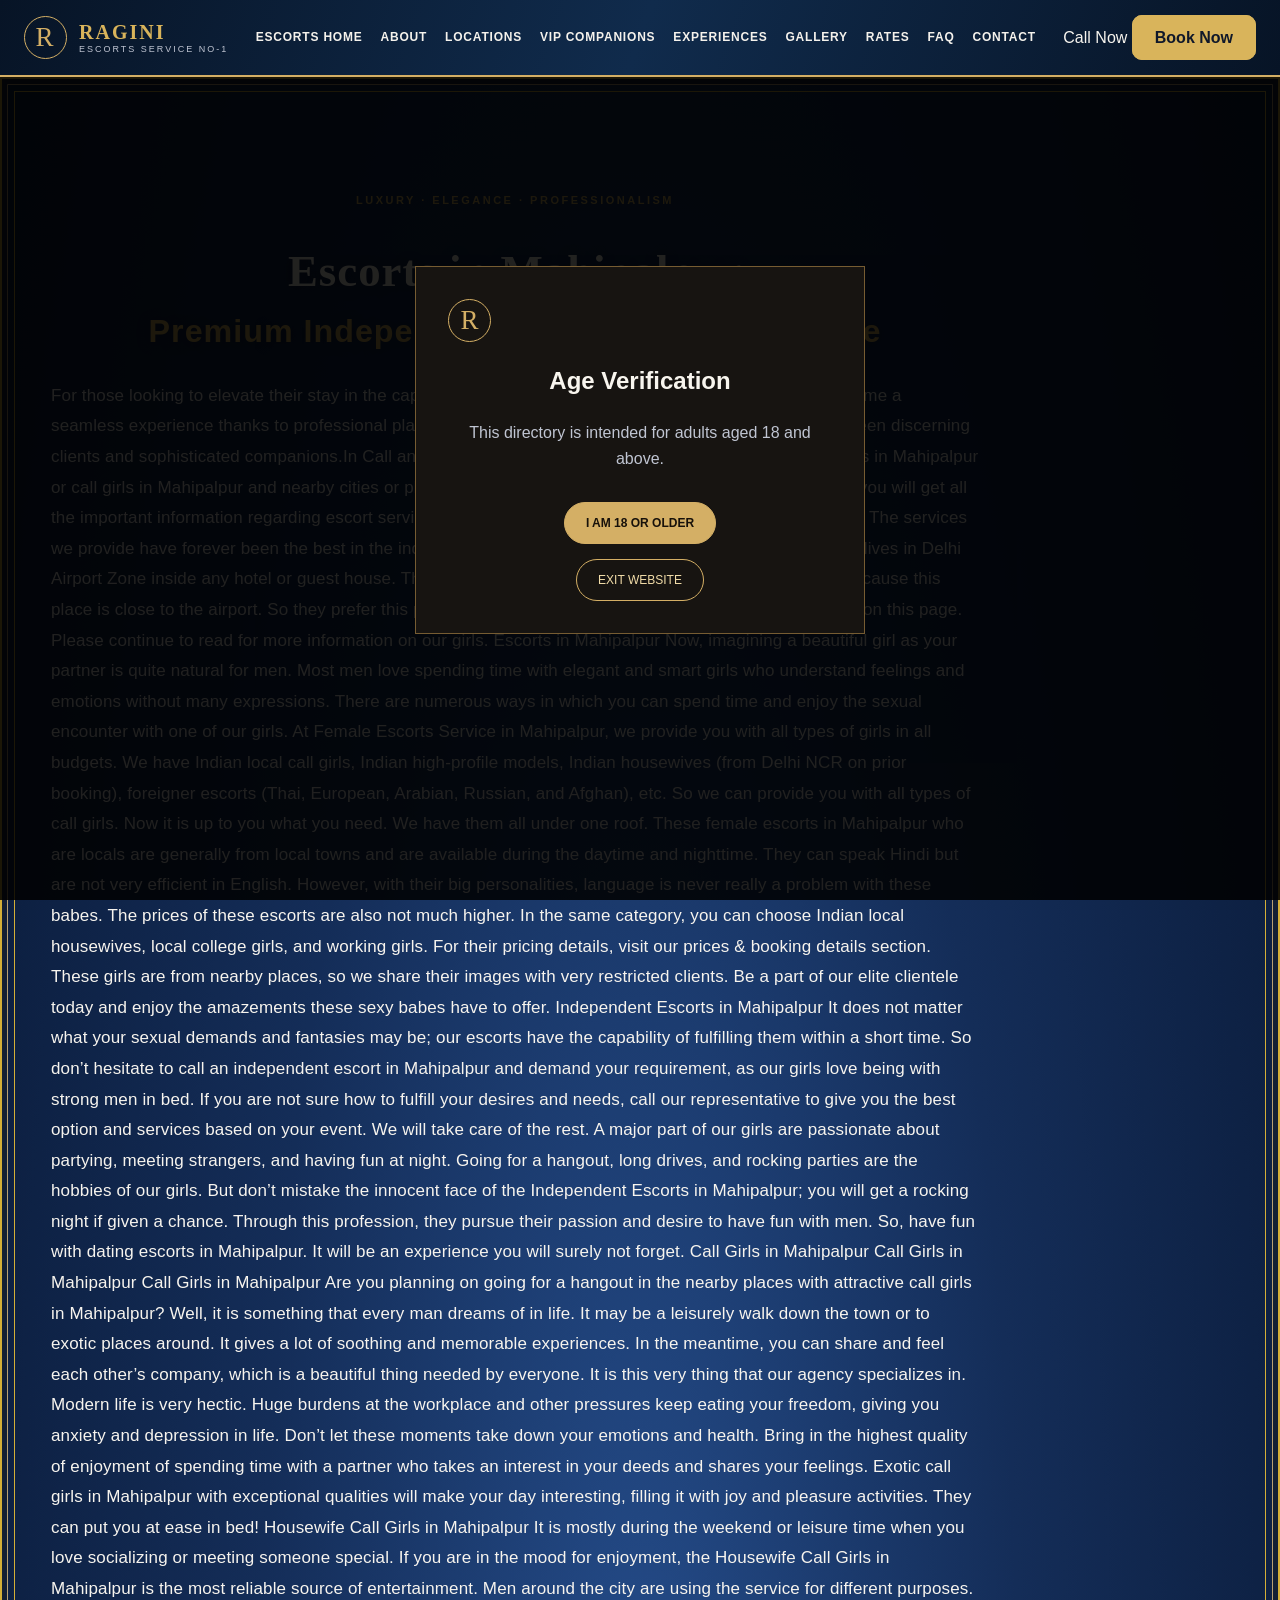
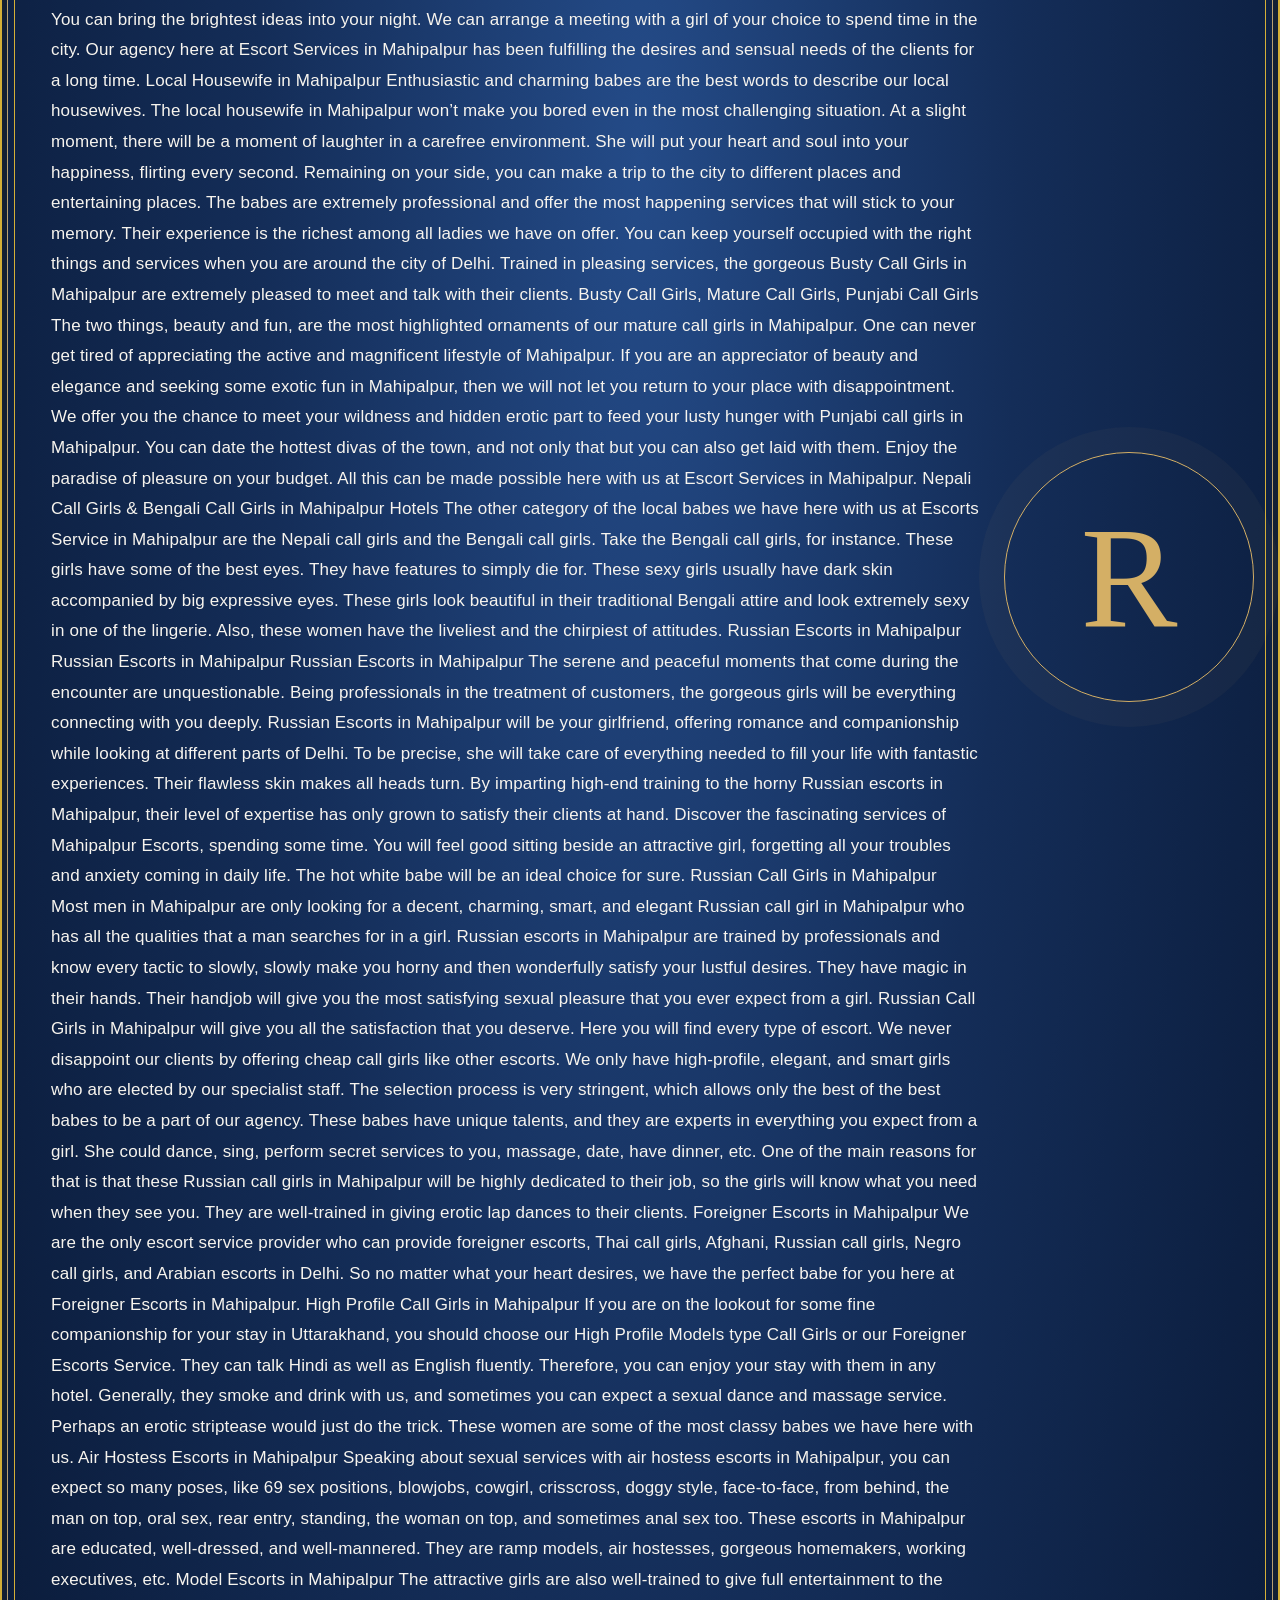
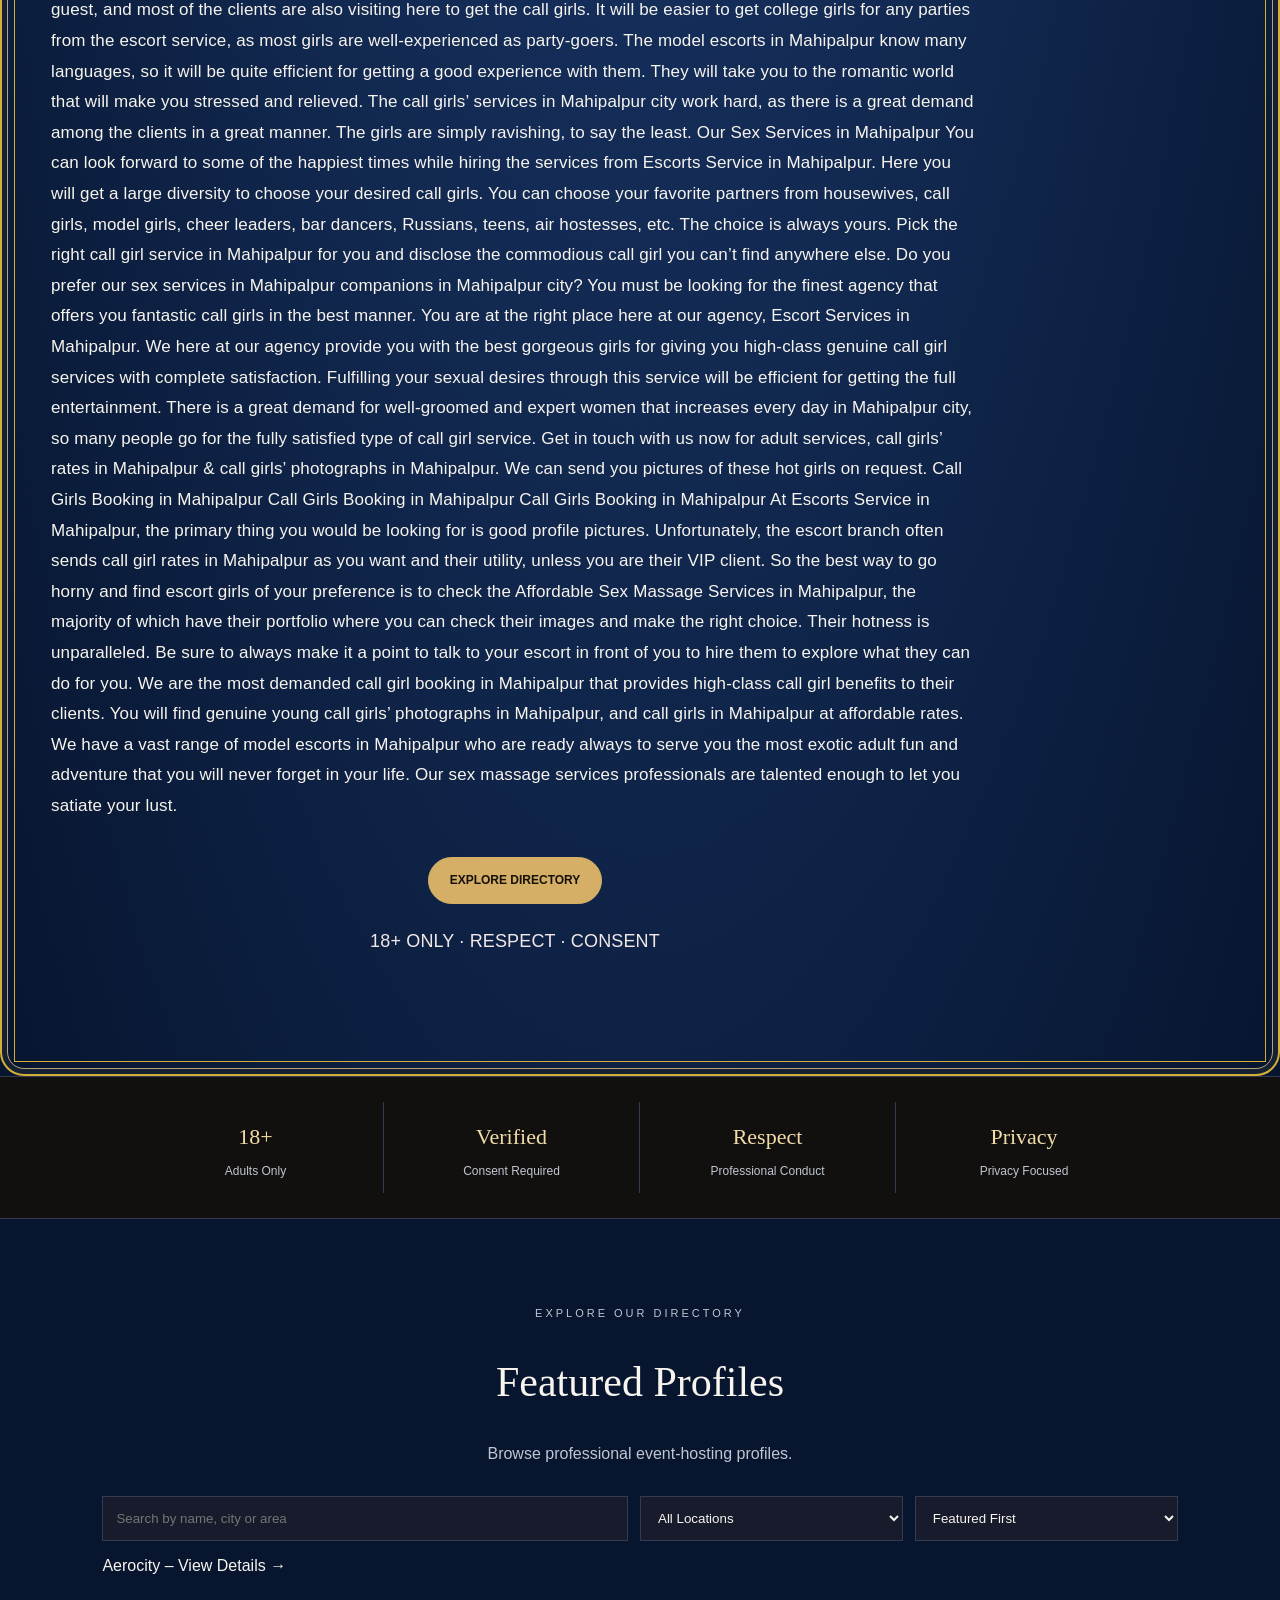
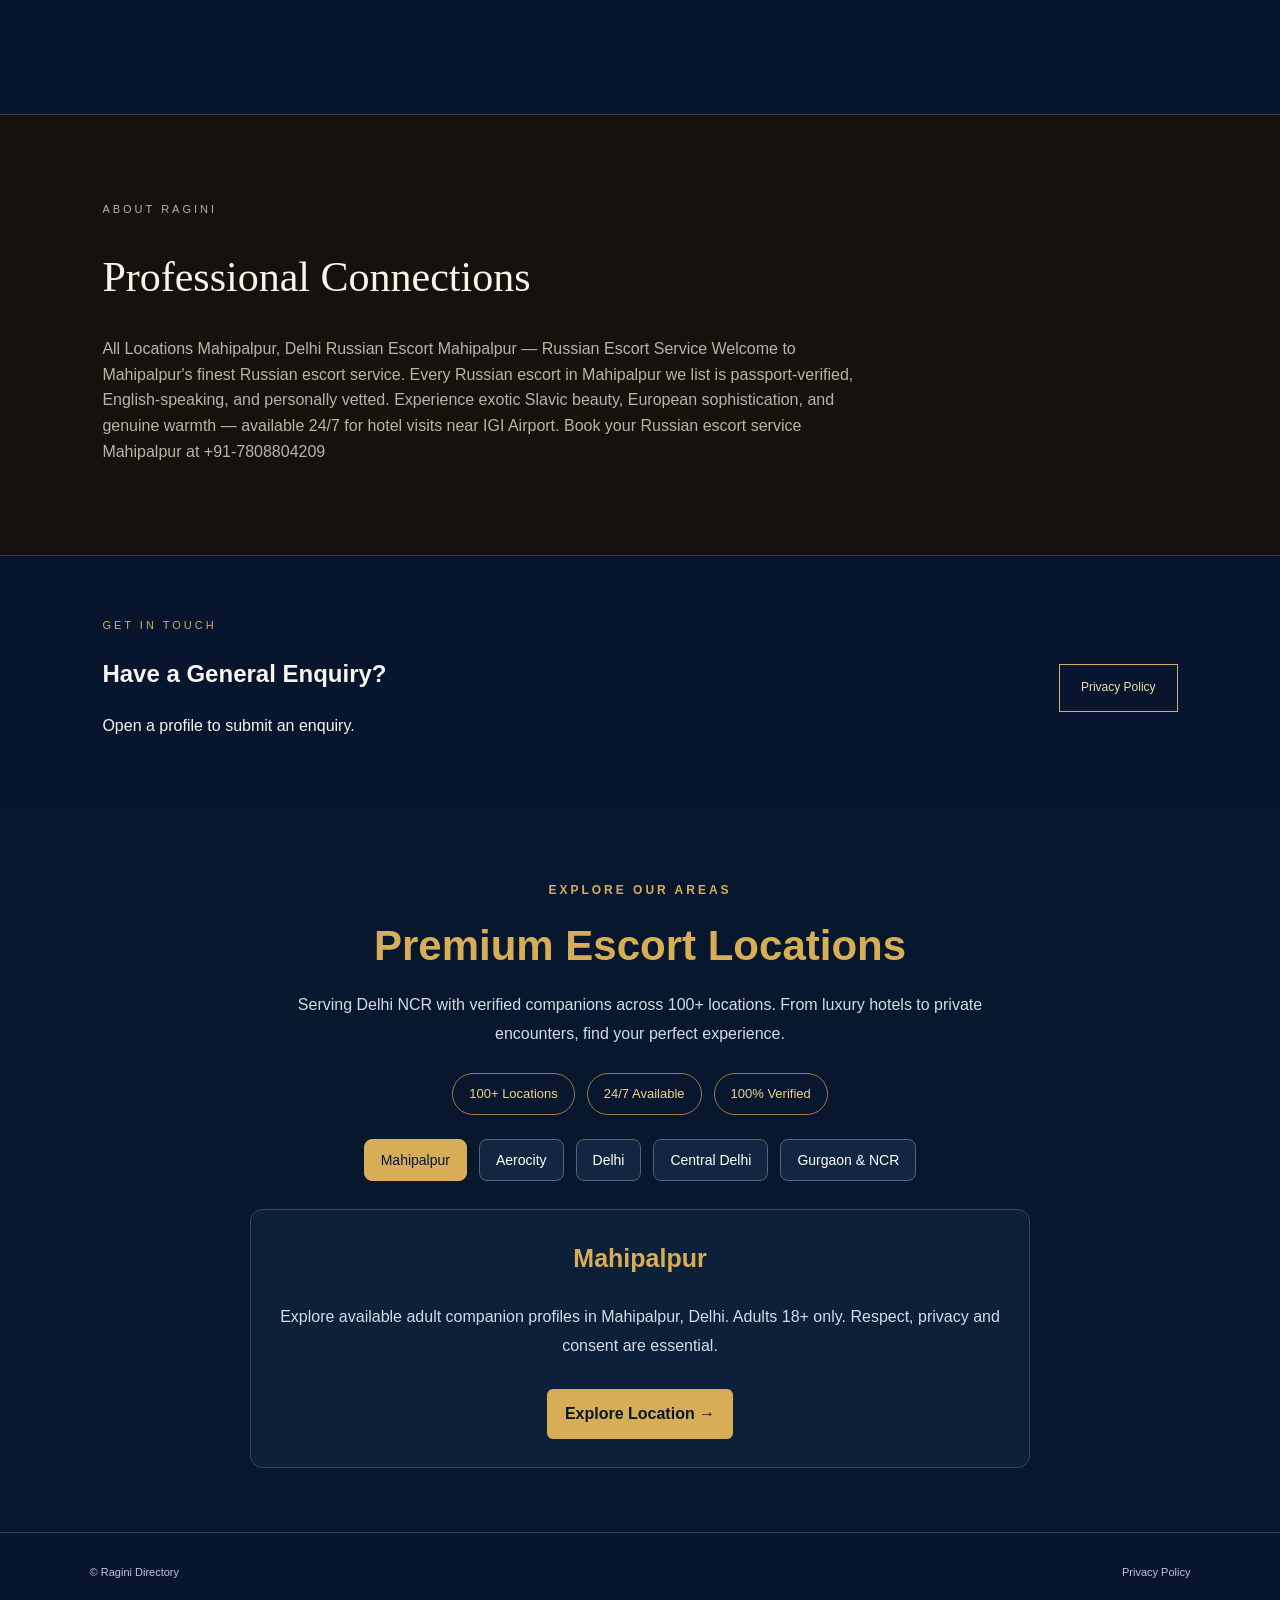
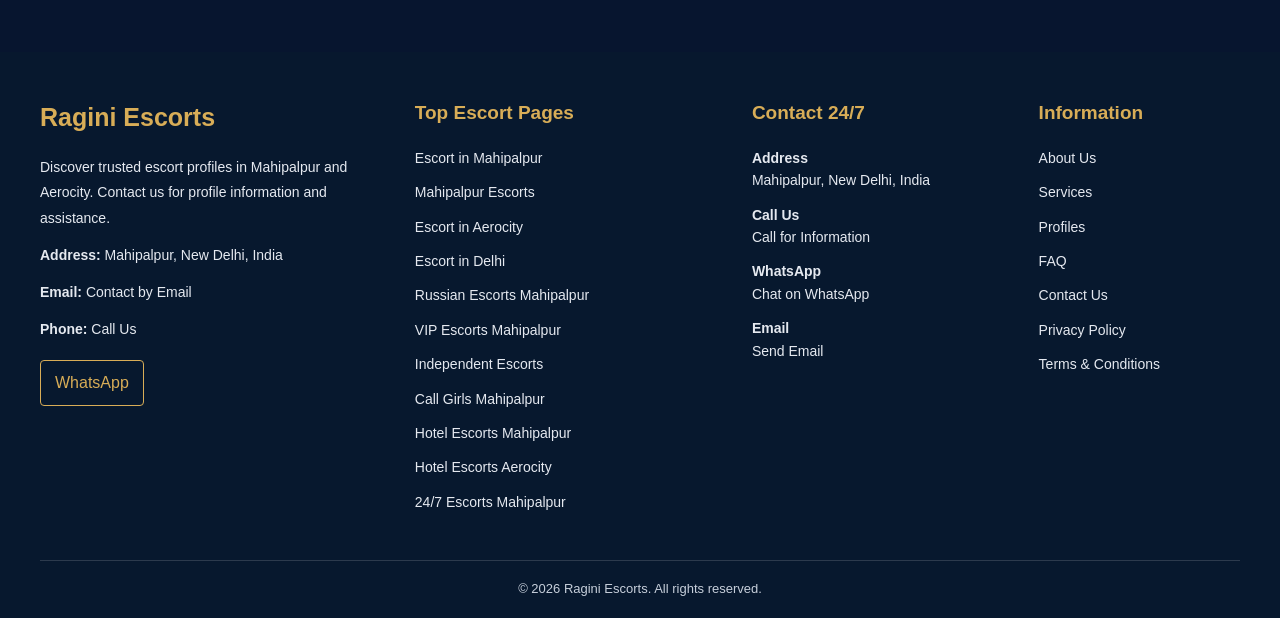
<file: index.html>
<!DOCTYPE html>
<html lang="en">
<head>
<meta charset="UTF-8">
<meta name="viewport" content="width=device-width, initial-scale=1">
<meta name=Escorts in Mahipalpur | Premium Independent Model Escorts Service"description" content="">
<title>Ragini Escorts Service</title>
<link rel="stylesheet" href="styles.css">
</head>
<body>

<header class="header">
  <a href="index.html" class="brand">
    <span class="brand-logo">R</span>
    <span>RAGINI<small>ESCORTS SERVICE NO-1</small></span>
  </a>
  <button
  class="menu-toggle"
  id="menuToggle"
  aria-label="Open navigation menu"
  aria-expanded="false"
  aria-controls="mainNav"
  type="button"
>
  ☰
</button>

<nav id="mainNav">
  <a href="#home">ESCORTS HOME</a>
  <a href="about.html">ABOUT</a>
  <a href="#locations">LOCATIONS</a>
  <a href="vip-companions.html">VIP COMPANIONS</a>
  <a href="#experiences">EXPERIENCES</a>
  <a href="#gallery">GALLERY</a>
  <a href="rate-card.html">RATES</a>
  <a href="#faq">FAQ</a>
  <a href="#contact">CONTACT</a>
</nav>
  <div class="header-actions">
  <a href="tel:+917808804209" class="header-call">Call Now</a>
  <a href="#contact" class="header-book">Book Now</a>
</div>
</header>

<section class="hero hero-slideshow" id="home">
 <div class="hero-slide active"></div>
<div class="hero-slide"></div>
<div class="hero-slide"></div>
<div class="hero-slide"></div>
  <div class="hero-content">
    <p class="gold-text">LUXURY · ELEGANCE · PROFESSIONALISM</p>
    <h1>Escorts in Mahipalpur<br><span>Premium Independent Model Escorts Service</span></h1>
    <p>
      For those looking to elevate their stay in the capital, finding the right escorts in Mahipalpur, Delhi has become a seamless experience thanks to professional platforms like RAGINI ESCORTS, which bridge the gap between discerning clients and sophisticated companions.In Call and Out Call
Here at Escorts Agency, we offer escort services in Mahipalpur or call girls in Mahipalpur and nearby cities or places like Gurgaon, Aerocity, Delhi, etc. On this webpage, you will get all the important information regarding escort services in Mahipalpur. Come join us and be a part of our team. The services we provide have forever been the best in the industry.

At our agency the independent Russian companion lives in Delhi Airport Zone inside any hotel or guest house. They work for In-Call & Out-Call service in this place only because this place is close to the airport. So they prefer this place only and provide many kinds of erotic service added on this page. Please continue to read for more information on our girls.

Escorts in Mahipalpur
Now, imagining a beautiful girl as your partner is quite natural for men. Most men love spending time with elegant and smart girls who understand feelings and emotions without many expressions. There are numerous ways in which you can spend time and enjoy the sexual encounter with one of our girls.

At Female Escorts Service in Mahipalpur, we provide you with all types of girls in all budgets. We have Indian local call girls, Indian high-profile models, Indian housewives (from Delhi NCR on prior booking), foreigner escorts (Thai, European, Arabian, Russian, and Afghan), etc. So we can provide you with all types of call girls. Now it is up to you what you need. We have them all under one roof.
These female escorts in Mahipalpur who are locals are generally from local towns and are available during the daytime and nighttime. They can speak Hindi but are not very efficient in English. However, with their big personalities, language is never really a problem with these babes.

The prices of these escorts are also not much higher. In the same category, you can choose Indian local housewives, local college girls, and working girls. For their pricing details, visit our prices & booking details section. These girls are from nearby places, so we share their images with very restricted clients. Be a part of our elite clientele today and enjoy the amazements these sexy babes have to offer.

Independent Escorts in Mahipalpur
It does not matter what your sexual demands and fantasies may be; our escorts have the capability of fulfilling them within a short time. So don’t hesitate to call an independent escort in Mahipalpur and demand your requirement, as our girls love being with strong men in bed. If you are not sure how to fulfill your desires and needs, call our representative to give you the best option and services based on your event. We will take care of the rest.

A major part of our girls are passionate about partying, meeting strangers, and having fun at night. Going for a hangout, long drives, and rocking parties are the hobbies of our girls. But don’t mistake the innocent face of the Independent Escorts in Mahipalpur; you will get a rocking night if given a chance. Through this profession, they pursue their passion and desire to have fun with men. So, have fun with dating escorts in Mahipalpur. It will be an experience you will surely not forget.

Call Girls in Mahipalpur
Call Girls in Mahipalpur
Call Girls in Mahipalpur
Are you planning on going for a hangout in the nearby places with attractive call girls in Mahipalpur? Well, it is something that every man dreams of in life. It may be a leisurely walk down the town or to exotic places around. It gives a lot of soothing and memorable experiences. In the meantime, you can share and feel each other’s company, which is a beautiful thing needed by everyone. It is this very thing that our agency specializes in.

Modern life is very hectic. Huge burdens at the workplace and other pressures keep eating your freedom, giving you anxiety and depression in life. Don’t let these moments take down your emotions and health. Bring in the highest quality of enjoyment of spending time with a partner who takes an interest in your deeds and shares your feelings. Exotic call girls in Mahipalpur with exceptional qualities will make your day interesting, filling it with joy and pleasure activities. They can put you at ease in bed!

Housewife Call Girls in Mahipalpur
It is mostly during the weekend or leisure time when you love socializing or meeting someone special. If you are in the mood for enjoyment, the Housewife Call Girls in Mahipalpur is the most reliable source of entertainment.

Men around the city are using the service for different purposes. You can bring the brightest ideas into your night. We can arrange a meeting with a girl of your choice to spend time in the city. Our agency here at Escort Services in Mahipalpur has been fulfilling the desires and sensual needs of the clients for a long time.

Local Housewife in Mahipalpur
Enthusiastic and charming babes are the best words to describe our local housewives. The local housewife in Mahipalpur won’t make you bored even in the most challenging situation. At a slight moment, there will be a moment of laughter in a carefree environment.

She will put your heart and soul into your happiness, flirting every second. Remaining on your side, you can make a trip to the city to different places and entertaining places. The babes are extremely professional and offer the most happening services that will stick to your memory. Their experience is the richest among all ladies we have on offer.

You can keep yourself occupied with the right things and services when you are around the city of Delhi. Trained in pleasing services, the gorgeous Busty Call Girls in Mahipalpur are extremely pleased to meet and talk with their clients.

Busty Call Girls, Mature Call Girls, Punjabi Call Girls
The two things, beauty and fun, are the most highlighted ornaments of our mature call girls in Mahipalpur. One can never get tired of appreciating the active and magnificent lifestyle of Mahipalpur. If you are an appreciator of beauty and elegance and seeking some exotic fun in Mahipalpur, then we will not let you return to your place with disappointment.

We offer you the chance to meet your wildness and hidden erotic part to feed your lusty hunger with Punjabi call girls in Mahipalpur. You can date the hottest divas of the town, and not only that but you can also get laid with them. Enjoy the paradise of pleasure on your budget. All this can be made possible here with us at Escort Services in Mahipalpur.

Nepali Call Girls & Bengali Call Girls in Mahipalpur Hotels
The other category of the local babes we have here with us at Escorts Service in Mahipalpur are the Nepali call girls and the Bengali call girls. Take the Bengali call girls, for instance. These girls have some of the best eyes. They have features to simply die for. These sexy girls usually have dark skin accompanied by big expressive eyes. These girls look beautiful in their traditional Bengali attire and look extremely sexy in one of the lingerie. Also, these women have the liveliest and the chirpiest of attitudes.

Russian Escorts in Mahipalpur
Russian Escorts in Mahipalpur
Russian Escorts in Mahipalpur
The serene and peaceful moments that come during the encounter are unquestionable. Being professionals in the treatment of customers, the gorgeous girls will be everything connecting with you deeply.

Russian Escorts in Mahipalpur will be your girlfriend, offering romance and companionship while looking at different parts of Delhi. To be precise, she will take care of everything needed to fill your life with fantastic experiences. Their flawless skin makes all heads turn.

By imparting high-end training to the horny Russian escorts in Mahipalpur, their level of expertise has only grown to satisfy their clients at hand. Discover the fascinating services of Mahipalpur Escorts, spending some time. You will feel good sitting beside an attractive girl, forgetting all your troubles and anxiety coming in daily life. The hot white babe will be an ideal choice for sure.

Russian Call Girls in Mahipalpur
Most men in Mahipalpur are only looking for a decent, charming, smart, and elegant Russian call girl in Mahipalpur who has all the qualities that a man searches for in a girl. Russian escorts in Mahipalpur are trained by professionals and know every tactic to slowly, slowly make you horny and then wonderfully satisfy your lustful desires.

They have magic in their hands. Their handjob will give you the most satisfying sexual pleasure that you ever expect from a girl. Russian Call Girls in Mahipalpur will give you all the satisfaction that you deserve. Here you will find every type of escort. We never disappoint our clients by offering cheap call girls like other escorts.

We only have high-profile, elegant, and smart girls who are elected by our specialist staff. The selection process is very stringent, which allows only the best of the best babes to be a part of our agency.

These babes have unique talents, and they are experts in everything you expect from a girl. She could dance, sing, perform secret services to you, massage, date, have dinner, etc. One of the main reasons for that is that these Russian call girls in Mahipalpur will be highly dedicated to their job, so the girls will know what you need when they see you. They are well-trained in giving erotic lap dances to their clients.

Foreigner Escorts in Mahipalpur
We are the only escort service provider who can provide foreigner escorts, Thai call girls, Afghani, Russian call girls, Negro call girls, and Arabian escorts in Delhi. So no matter what your heart desires, we have the perfect babe for you here at Foreigner Escorts in Mahipalpur.

High Profile Call Girls in Mahipalpur
If you are on the lookout for some fine companionship for your stay in Uttarakhand, you should choose our High Profile Models type Call Girls or our Foreigner Escorts Service. They can talk Hindi as well as English fluently. Therefore, you can enjoy your stay with them in any hotel. Generally, they smoke and drink with us, and sometimes you can expect a sexual dance and massage service. Perhaps an erotic striptease would just do the trick. These women are some of the most classy babes we have here with us.

Air Hostess Escorts in Mahipalpur
Speaking about sexual services with air hostess escorts in Mahipalpur, you can expect so many poses, like 69 sex positions, blowjobs, cowgirl, crisscross, doggy style, face-to-face, from behind, the man on top, oral sex, rear entry, standing, the woman on top, and sometimes anal sex too.


These escorts in Mahipalpur are educated, well-dressed, and well-mannered. They are ramp models, air hostesses, gorgeous homemakers, working executives, etc.

Model Escorts in Mahipalpur
The attractive girls are also well-trained to give full entertainment to the guest, and most of the clients are also visiting here to get the call girls. It will be easier to get college girls for any parties from the escort service, as most girls are well-experienced as party-goers.

The model escorts in Mahipalpur know many languages, so it will be quite efficient for getting a good experience with them. They will take you to the romantic world that will make you stressed and relieved. The call girls’ services in Mahipalpur city work hard, as there is a great demand among the clients in a great manner. The girls are simply ravishing, to say the least.

Our Sex Services in Mahipalpur
You can look forward to some of the happiest times while hiring the services from Escorts Service in Mahipalpur. Here you will get a large diversity to choose your desired call girls. You can choose your favorite partners from housewives, call girls, model girls, cheer leaders, bar dancers, Russians, teens, air hostesses, etc. The choice is always yours. Pick the right call girl service in Mahipalpur for you and disclose the commodious call girl you can’t find anywhere else.

Do you prefer our sex services in Mahipalpur companions in Mahipalpur city? You must be looking for the finest agency that offers you fantastic call girls in the best manner. You are at the right place here at our agency, Escort Services in Mahipalpur.

We here at our agency provide you with the best gorgeous girls for giving you high-class genuine call girl services with complete satisfaction. Fulfilling your sexual desires through this service will be efficient for getting the full entertainment. There is a great demand for well-groomed and expert women that increases every day in Mahipalpur city, so many people go for the fully satisfied type of call girl service.

Get in touch with us now for adult services, call girls’ rates in Mahipalpur & call girls’ photographs in Mahipalpur. We can send you pictures of these hot girls on request.

Call Girls Booking in Mahipalpur
Call Girls Booking in Mahipalpur
Call Girls Booking in Mahipalpur
At Escorts Service in Mahipalpur, the primary thing you would be looking for is good profile pictures. Unfortunately, the escort branch often sends call girl rates in Mahipalpur as you want and their utility, unless you are their VIP client.

So the best way to go horny and find escort girls of your preference is to check the Affordable Sex Massage Services in Mahipalpur, the majority of which have their portfolio where you can check their images and make the right choice. Their hotness is unparalleled.

Be sure to always make it a point to talk to your escort in front of you to hire them to explore what they can do for you. We are the most demanded call girl booking in Mahipalpur that provides high-class call girl benefits to their clients. You will find genuine young call girls’ photographs in Mahipalpur, and call girls in Mahipalpur at affordable rates.

We have a vast range of model escorts in Mahipalpur who are ready always to serve you the most exotic adult fun and adventure that you will never forget in your life. Our sex massage services professionals are talented enough to let you satiate your lust.
    </p>
    <a href="#profiles" class="gold-btn">EXPLORE DIRECTORY</a>
    <p class="hero-note">18+ ONLY · RESPECT · CONSENT</p>
  </div>
  <div class="hero-art">
    <div class="hero-letter">R</div>
  </div>
</section>

<section class="trust-section">
  <div><h3>18+</h3><p>Adults Only</p></div>
  <div><h3>Verified</h3><p>Consent Required</p></div>
  <div><h3>Respect</h3><p>Professional Conduct</p></div>
  <div><h3>Privacy</h3><p>Privacy Focused</p></div>
</section>

<section class="profiles-section" id="profiles">
  <div class="section-heading">
    <p class="gold-text">EXPLORE OUR DIRECTORY</p>
    <h2>Featured Profiles</h2>
    <p>Browse professional event-hosting profiles.</p>
  </div>

  <div class="search-area">
    <input id="searchInput" placeholder="Search by name, city or area">

    <select id="locationFilter">
  <option value="">All Locations</option>
  <option value="Delhi">Delhi</option>
  <option value="Dwarka">Dwarka</option>
  <option value="Aerocity">Aerocity</option>
  <option value="Mahipalpur">Mahipalpur</option>
  <option value="Janakpuri">Janakpuri</option>
  <option value="Uttam Nagar">Uttam Nagar</option>
  <option value="Adarsh colony">Adarsh Colony</option>
  <option value="Anand vihar">Anand Vihar</option>
  <option value="Ashok Nagar">Ashok Nagar</option>
  <option value="Azadpur">Azadpur</option>
  <option value="Bawana">Bawana</option>
  <option value="Mayapuri">Mayapuri</option>
  <option value="Saket">Saket</option>
  <option value="Munirka">Munirka</option>
  <option value="Pari Chowk">Pari Chowk</option>
  <option value="Safdarjung">Safdarjung</option>
  <option value="South Extension">South Extension</option>
  <option value="Rohini">Rohini</option>
  <option value="Paschim Bihar">Paschim Vihar</option>
  <option value="Mukherjee Nagar">Mukherjee Nagar</option>
  <option value="Chanakyapuri">Chanakyapuri</option>
  <option value="Chandni Chowk">Chandni Chowk</option>
  <option value="Chawri Bazar">Chawri Bazar</option>
  <option value="Chhattarpur">Chhattarpur</option>
  <option value="Connaught Place">Connaught Place</option>
  <option value="Rajendra Nagar">Rajendra Nagar</option>
  <option value="RK puram">RK Puram</option>
  <option value="Vasant kunj">Vasant Kunj</option>
  <option value="Vasant Bihar">Vasant Vihar</option>
  <option value="Karol bagh">Karol Bagh</option>
  <option value="Lajpat Nagar">Lajpat Nagar</option>
  <option value="Paharganj">Paharganj</option>
  <option value="Pitampura">Pitampura</option>
  <option value="Dhaula Kuan">Dhaula Kuan</option>
  <option value="Dilshad Garden">Dilshad Garden</option>
  <option value="Govindpuri">Govindpuri</option>
  <option value="Green park">Green Park</option>
  <option value="Nehru place">Nehru Place</option>
  <option value="Nizamuddin">Nizamuddin</option>
  <option value="Okhla">Okhla</option>
  <option value="Vikaspuri">Vikaspuri</option>
  <option value="Rajouri Garden">Rajouri Garden</option>
  <option value="Tilak Nagar">Tilak Nagar</option>
  <option value="Kamla Nagar">Kamla Nagar</option>
  <option value="Hauz khas">Hauz Khas</option>
  <option value="Kalkaji">Kalkaji</option>
  <option value="Malviya Nagar">Malviya Nagar</option>
  <option value="Mehrauli">Mehrauli</option>
  <option value="Patel Nagar">Patel Nagar</option>
  <option value="Mayur Bihar">Mayur Vihar</option>
  <option value="Manesar">Manesar</option>
  <option value="Gurgaon">Gurgaon</option>
  <option value="IGI Airport">IGI Airport</option>
  <option value="Noida">Noida</option>
  <option value="Greater Noida">Greater Noida</option>
  <option value="Faridabad">Faridabad</option>
  <option value="New Friends Colony">New Friends Colony</option>
  <option value="Shahdara">Shahdara</option>
  <option value="Swaroop Nagar">Swaroop Nagar</option>
  <option value="Indirapuram">Indirapuram</option>
</select>

    <select id="sortFilter">
      <option value="featured">Featured First</option>
      <option value="newest">Newest</option>
      <option value="name">Name A–Z</option>
    </select>
    <a href="aerocity.html" class="textbtn">
  Aerocity – View Details →
</a>
  </div>

  <p id="resultCount"></p>

  <div class="profile-grid" id="profileGrid"></div>

  <div id="emptyState" class="empty-state hidden">
    No profiles found.
  </div>

  <div id="pagination" class="pagination"></div>
</section>

<section class="about-section" id="about">
  <p class="gold-text">ABOUT RAGINI</p>
  <h2>Professional Connections</h2>
  <p>
    All Locations
Mahipalpur, Delhi
Russian Escort Mahipalpur — Russian Escort Service
Welcome to Mahipalpur's finest Russian escort service. Every Russian escort in Mahipalpur we list is passport-verified, English-speaking, and personally vetted. Experience exotic Slavic beauty, European sophistication, and genuine warmth — available 24/7 for hotel visits near IGI Airport. Book your Russian escort service Mahipalpur at +91-7808804209
  </p>
</section>

<section class="contact-section">
  <div>
    <p class="gold-text">GET IN TOUCH</p>
    <h2>Have a General Enquiry?</h2>
    <p>Open a profile to submit an enquiry.</p>
  </div>
  <a href="privacy.html" class="outline-btn">Privacy Policy</a>
</section>
<section id="locations" class="premium-locations">
  <div class="locations-inner">
    <p class="locations-eyebrow">EXPLORE OUR AREAS</p>
    <h2>Premium Escort Locations</h2>
    <p class="locations-description">
      Serving Delhi NCR with verified companions across 100+ locations.
      From luxury hotels to private encounters, find your perfect experience.
    </p>

    <div class="locations-stats">
      <span>100+ Locations</span>
      <span>24/7 Available</span>
      <span>100% Verified</span>
    </div>

    <div class="location-tabs">
      <button type="button" class="location-tab active"
        data-location="Mahipalpur">Mahipalpur</button>
      <button type="button" class="location-tab"
        data-location="Aerocity">Aerocity</button>
      <button type="button" class="location-tab"
        data-location="Delhi">Delhi</button>
      <button type="button" class="location-tab"
        data-location="Central Delhi">Central Delhi</button>
      <button type="button" class="location-tab"
        data-location="Gurgaon & NCR">Gurgaon &amp; NCR</button>
    </div>

    <div class="location-content" aria-live="polite">
      <h3 id="location-title">Mahipalpur</h3>
      <p id="location-description">
        Explore available adult companion profiles in Mahipalpur, Delhi.
        Adults 18+ only. Respect, privacy and consent are essential.
      </p>
      <a href="aerocity.html" id="location-link">Explore Location →</a>
    </div>
  </div>
</section>

<script>
(function () {
  const descriptions = {
    "Mahipalpur": "Explore available adult companion profiles in Mahipalpur, Delhi. Adults 18+ only. Respect, privacy and consent are essential.",
    "Aerocity": "Explore adult companion directory information around Aerocity and the airport area. Adults 18+ only; respect and consent matter.",
    "Delhi": "Browse location information for Delhi. Adults 18+ only. Prioritise privacy, respect and clear consent.",
    "Central Delhi": "Explore directory information for Central Delhi and nearby areas. Adults 18+ only; respect and consent are essential.",
    "Gurgaon & NCR": "Explore location information for Gurgaon and Delhi NCR. Adults 18+ only. Privacy, respect and consent come first."
  };

  const tabs = document.querySelectorAll("#locations .location-tab");
  const title = document.getElementById("location-title");
  const description = document.getElementById("location-description");
  const link = document.getElementById("location-link");

  tabs.forEach(function (tab) {
    tab.addEventListener("click", function () {
      const location = tab.dataset.location;
      tabs.forEach(function (item) {
        item.classList.toggle("active", item === tab);
      });
      title.textContent = location;
      description.textContent = descriptions[location];
      link.textContent = "Explore " + location + " →";
      link.href = location === "Aerocity" ? "aerocity.html" : "#profiles";
    });
  });
})();
</script>
<footer class="footer">
  <p>© <span id="year"></span> Ragini Directory</p>
  <a href="privacy.html">Privacy Policy</a>
</footer>

<div class="age-screen" id="ageScreen">
  <div class="age-card">
    <div class="logo-circle">R</div>
    <h2>Age Verification</h2>
    <p>
      This directory is intended for adults aged
      18 and above.
    </p>
   <button
  class="gold-btn"
  id="enterBtn"
  onclick="document.getElementById('ageScreen').style.display='none'; sessionStorage.setItem('ragini18','yes');"
>
  I AM 18 OR OLDER
</button>
    <br>
    <button class="outline-btn" id="leaveBtn">
      EXIT WEBSITE
    </button>
  </div>
</div>
<!-- Ragini Escorts Footer -->
<footer class="ragini-footer">
  <div class="ragini-footer-container">

    <div class="ragini-footer-column">
      <h2 class="ragini-footer-brand">Ragini Escorts</h2>
      <p>
        Discover trusted escort profiles in Mahipalpur and Aerocity.
        Contact us for profile information and assistance.
      </p>
      <p><strong>Address:</strong> Mahipalpur, New Delhi, India</p>
      <p><strong>Email:</strong>
        <a href="mailto:info@raginiescorts.com">Contact by Email</a>
      </p>
      <p><strong>Phone:</strong>
        <a href="tel:+919999999999">Call Us</a>
      </p>
      <div class="ragini-footer-social">
        <a href="https://wa.me/919999999999" aria-label="WhatsApp">WhatsApp</a>
      </div>
    </div>

    <div class="ragini-footer-column">
      <h3>Top Escort Pages</h3>
      <ul>
        <li><a href="#profiles">Escort in Mahipalpur</a></li>
        <li><a href="#profiles">Mahipalpur Escorts</a></li>
        <li><a href="#profiles">Escort in Aerocity</a></li>
        <li><a href="#profiles">Escort in Delhi</a></li>
        <li><a href="#profiles">Russian Escorts Mahipalpur</a></li>
        <li><a href="#profiles">VIP Escorts Mahipalpur</a></li>
        <li><a href="#profiles">Independent Escorts</a></li>
        <li><a href="#profiles">Call Girls Mahipalpur</a></li>
        <li><a href="#profiles">Hotel Escorts Mahipalpur</a></li>
        <li><a href="#profiles">Hotel Escorts Aerocity</a></li>
        <li><a href="#profiles">24/7 Escorts Mahipalpur</a></li>
      </ul>
    </div>

    <div class="ragini-footer-column">
      <h3>Contact 24/7</h3>
      <ul>
        <li><strong>Address</strong><br>Mahipalpur, New Delhi, India</li>
        <li><strong>Call Us</strong><br>
          <a href="tel:+919999999999">Call for Information</a>
        </li>
        <li><strong>WhatsApp</strong><br>
          <a href="https://wa.me/919999999999">Chat on WhatsApp</a>
        </li>
        <li><strong>Email</strong><br>
          <a href="mailto:info@raginiescorts.com">Send Email</a>
        </li>
      </ul>
    </div>

    <div class="ragini-footer-column">
      <h3>Information</h3>
      <ul>
        <li><a href="#about">About Us</a></li>
        <li><a href="#services">Services</a></li>
        <li><a href="#profiles">Profiles</a></li>
        <li><a href="#faq">FAQ</a></li>
        <li><a href="#contact">Contact Us</a></li>
        <li><a href="#privacy">Privacy Policy</a></li>
        <li><a href="#terms">Terms &amp; Conditions</a></li>
      </ul>
    </div>

  </div>

  <div class="ragini-footer-bottom">
    <p>&copy; 2026 Ragini Escorts. All rights reserved.</p>
  </div>
</footer>

<style>
.ragini-footer {
  background: #07182e;
  color: #e5e9f0;
  padding: 48px 22px 0;
  margin-top: 40px;
  font-family: Arial, sans-serif;
  box-sizing: border-box;
}

.ragini-footer * {
  box-sizing: border-box;
}

.ragini-footer-container {
  max-width: 1200px;
  margin: 0 auto;
  display: grid;
  grid-template-columns: 1.35fr 1.2fr 1fr 0.8fr;
  gap: 35px;
}

.ragini-footer-column h2,
.ragini-footer-column h3 {
  color: #d8ad57;
  margin: 0 0 20px;
  line-height: 1.4;
}

.ragini-footer-column h2 {
  font-size: 25px;
}

.ragini-footer-column h3 {
  font-size: 19px;
}

.ragini-footer-column p {
  font-size: 14px;
  line-height: 1.8;
  margin: 0 0 12px;
  overflow-wrap: anywhere;
}

.ragini-footer-column ul {
  list-style: none;
  padding: 0;
  margin: 0;
}

.ragini-footer-column li {
  margin-bottom: 12px;
  font-size: 14px;
  line-height: 1.6;
}

.ragini-footer a {
  color: #e5e9f0;
  text-decoration: none;
  transition: color 0.2s ease;
}

.ragini-footer a:hover {
  color: #d8ad57;
  text-decoration: underline;
}

.ragini-footer-social {
  margin-top: 18px;
}

.ragini-footer-social a {
  display: inline-block;
  border: 1px solid #d8ad57;
  color: #d8ad57;
  padding: 9px 14px;
  border-radius: 4px;
}

.ragini-footer-bottom {
  max-width: 1200px;
  margin: 35px auto 0;
  padding: 18px 0;
  text-align: center;
  border-top: 1px solid rgba(255, 255, 255, 0.15);
}

.ragini-footer-bottom p {
  margin: 0;
  font-size: 13px;
  color: #c7cfdb;
}

@media (max-width: 900px) {
  .ragini-footer-container {
    grid-template-columns: repeat(2, minmax(0, 1fr));
    gap: 30px;
  }
}

@media (max-width: 560px) {
  .ragini-footer {
    padding: 35px 18px 0;
  }

  .ragini-footer-container {
    grid-template-columns: 1fr;
    gap: 28px;
  }

  .ragini-footer-column h2 {
    font-size: 23px;
  }
}
</style>
  <!-- Premium Locations Section -->

<div class="modal hidden" id="profileModal">
  <div class="modal-content" id="modalContent">
    <button class="close-btn" id="closeModal">×</button>
  </div>
</div>

<script src="app.js"></script>
</body>
</html>
</file>
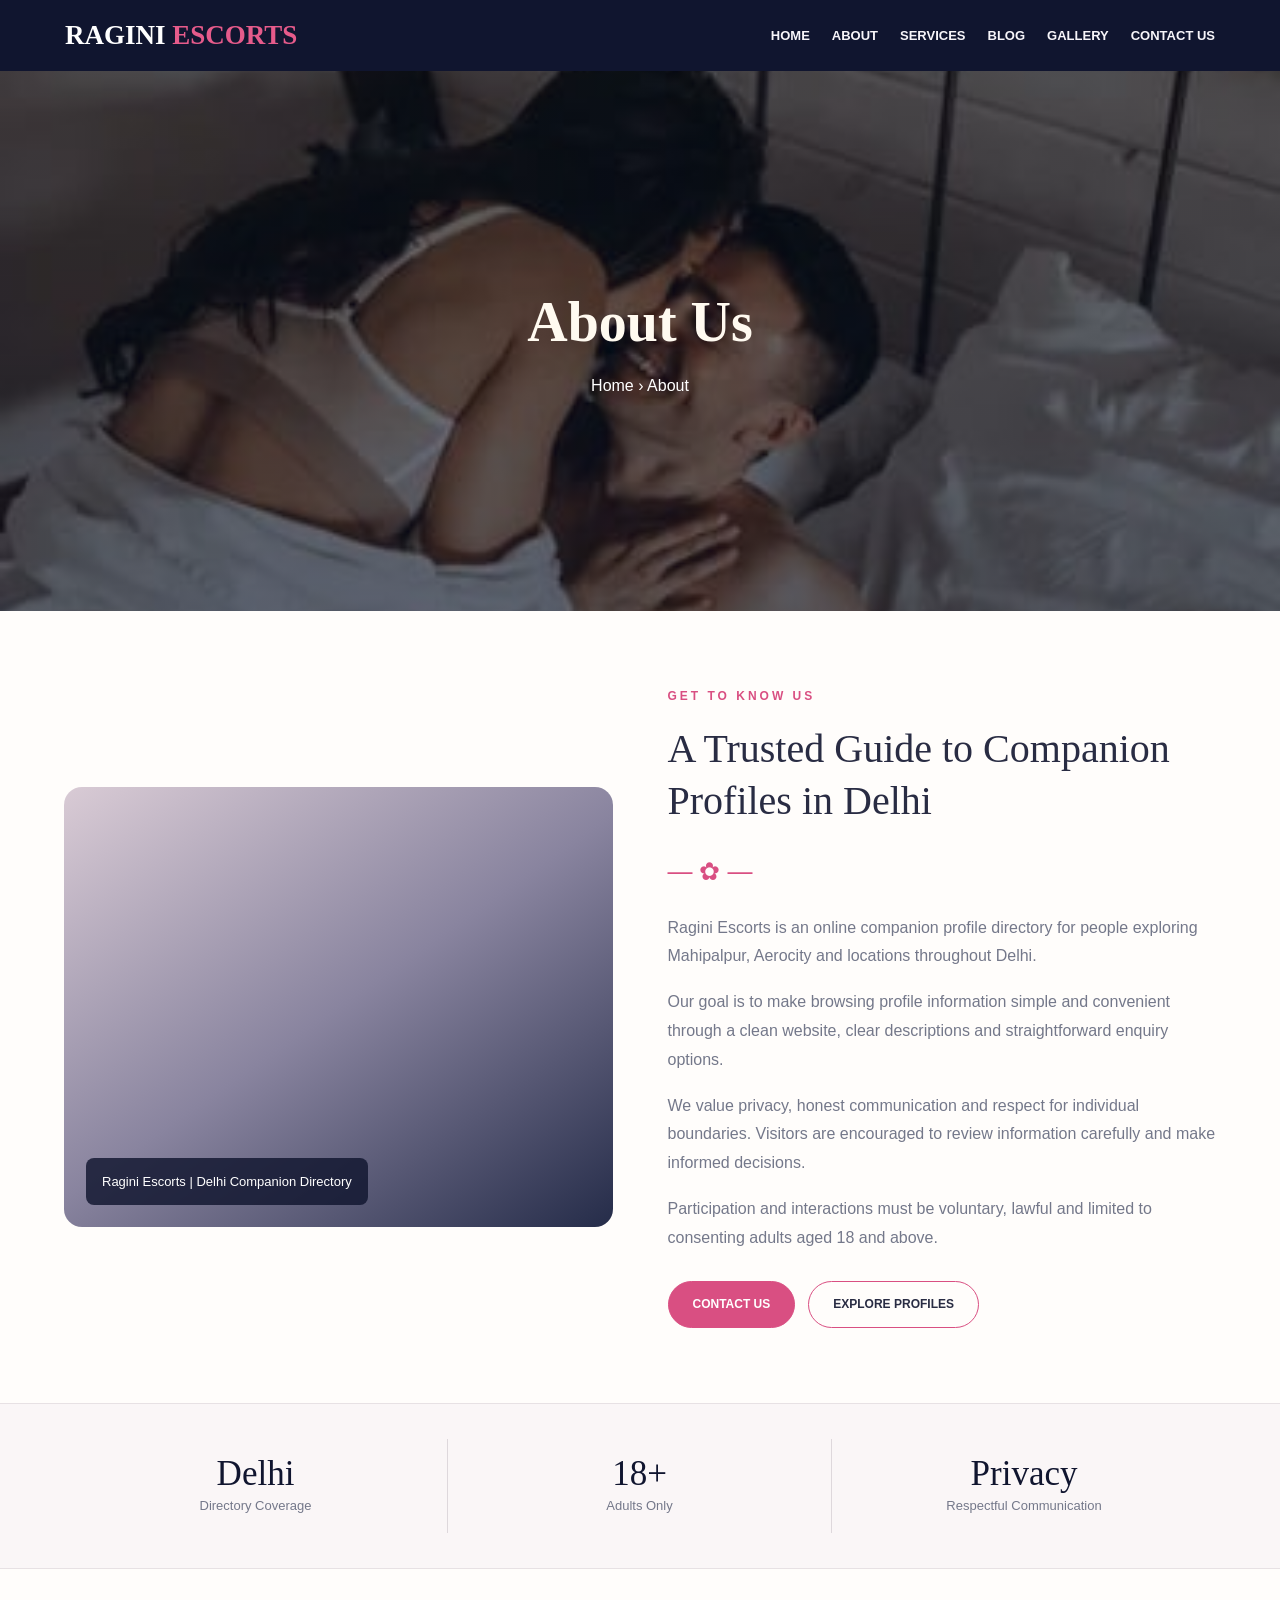
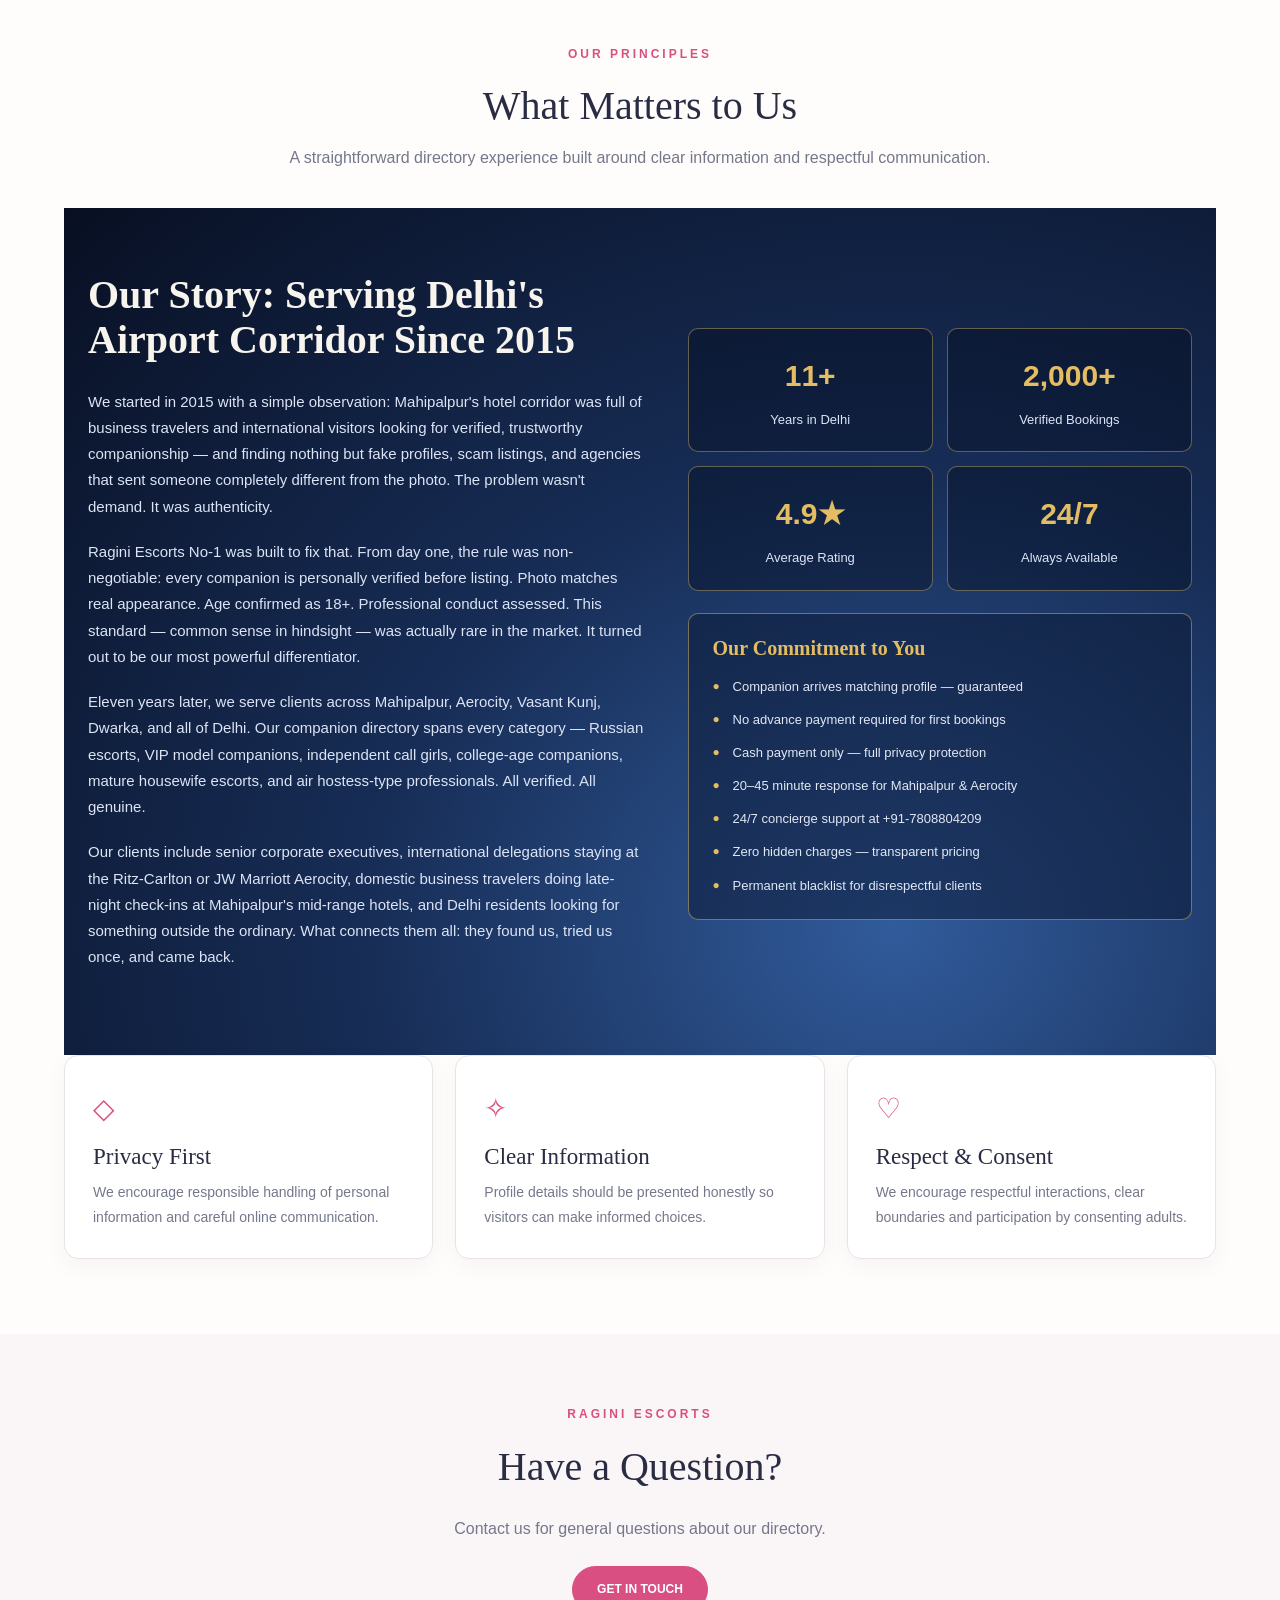
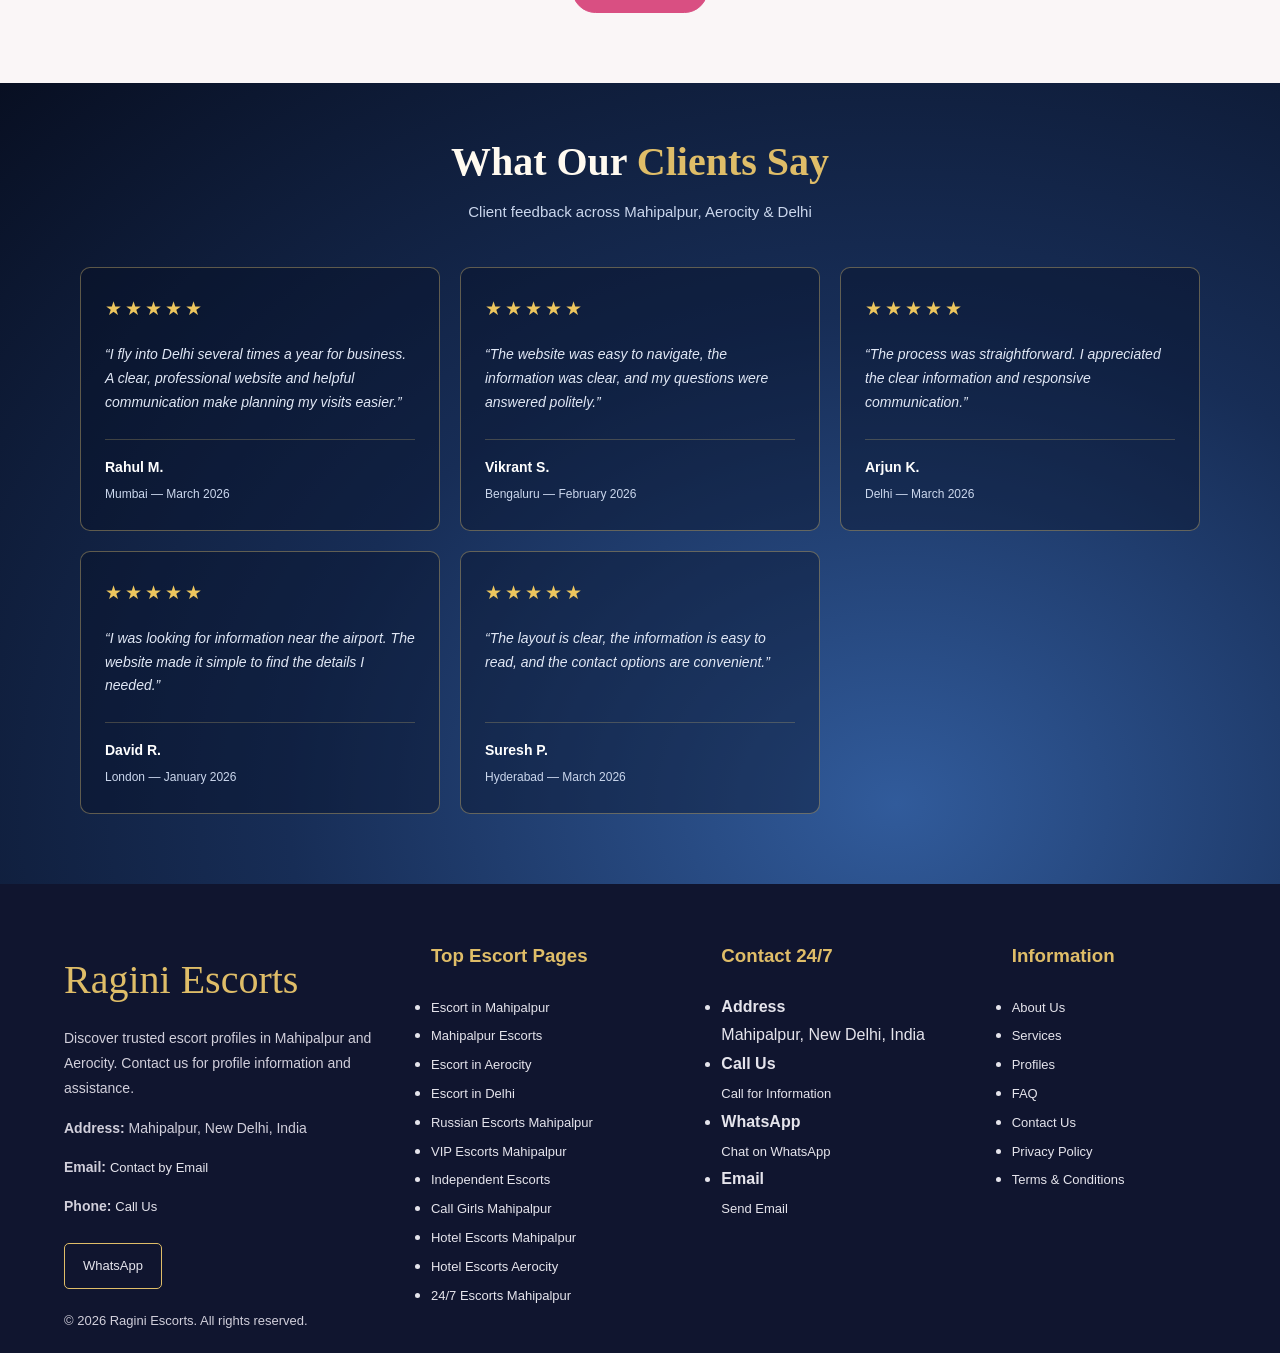
<file: about.html>
<!DOCTYPE html>
<html lang="en">
<head>
  <meta charset="UTF-8">
  <meta name="viewport" content="width=device-width, initial-scale=1.0">

  <title>About Us | Ragini Escorts</title>
  <meta name="description" content="Learn about Ragini Escorts, a companion profile directory serving Mahipalpur, Aerocity and Delhi.">

  <style>
    * {
      margin: 0;
      padding: 0;
      box-sizing: border-box;
    }

    body {
      font-family: Arial, sans-serif;
      background: #fffdfb;
      color: #292c43;
      line-height: 1.8;
    }

    a {
      text-decoration: none;
      color: inherit;
    }

    /* Navigation */
    header {
      background: #10152f;
      color: white;
    }

    .navbar {
      max-width: 1200px;
      margin: auto;
      padding: 20px 25px;
      display: flex;
      align-items: center;
      justify-content: space-between;
      gap: 25px;
    }

    .logo {
      font: bold 27px Georgia, serif;
      color: white;
      white-space: nowrap;
    }

    .logo span {
      color: #e65b8b;
    }

    nav {
      display: flex;
      gap: 22px;
      flex-wrap: wrap;
    }

    nav a {
      font-size: 13px;
      font-weight: bold;
      color: #f7f5fa;
    }

    nav a:hover {
      color: #ef8bb0;
    }

    /* Page banner */
    .banner {
  min-height: 540px;
  padding: 85px 20px 75px;
  display: flex;
  flex-direction: column;
  justify-content: center;
  align-items: center;
  text-align: center;
  color: #ffffff;
  background:
  linear-gradient(rgba(5, 15, 40, 0.45), rgba(5, 15, 40, 0.55)),
  url('about.jpeg') center center / cover no-repeat;
    ellipse at center,
    #416cb4 0%,
    #24477f 45%,
    #0b1a3a 100%
  );
}

.banner h1 {
  max-width: 850px;
  font-family: Georgia, "Times New Roman", serif;
  font-size: clamp(36px, 5vw, 56px);
  font-weight: bold;
  line-height: 1.12;
  margin: 0 auto 18px;
  color: #fffaf0;
}
    /* About section */
    .container {
      max-width: 1160px;
      width: 90%;
      margin: auto;
    }

    .about {
      padding: 75px 0;
      display: grid;
      grid-template-columns: 1fr 1fr;
      gap: 55px;
      align-items: center;
    }

    .photo {
      min-height: 440px;
      border-radius: 18px;
      background:
        linear-gradient(145deg, #d9cbd5, #89849f 50%, #252c49);
      display: flex;
      align-items: end;
      padding: 22px;
      color: white;
    }

    .photo-label {
      background: rgba(16, 21, 47, .82);
      padding: 12px 16px;
      border-radius: 8px;
      font-size: 13px;
    }

    .eyebrow {
      color: #d94f82;
      font-size: 12px;
      font-weight: bold;
      letter-spacing: 3px;
      text-transform: uppercase;
    }

    h2 {
      font: normal 40px/1.3 Georgia, serif;
      margin: 15px 0 22px;
    }

    .decoration {
      color: #d94f82;
      font-size: 25px;
      margin-bottom: 20px;
    }

    .about-text p {
      color: #74788a;
      margin-bottom: 17px;
    }

    .buttons {
      display: flex;
      gap: 13px;
      flex-wrap: wrap;
      margin-top: 28px;
    }

    .btn {
      display: inline-block;
      padding: 12px 24px;
      border-radius: 30px;
      border: 1px solid #d94f82;
      font-size: 12px;
      font-weight: bold;
      text-align: center;
    }

    .btn-primary {
      background: #d94f82;
      color: white;
    }

    .btn-outline {
      color: #292c43;
    }

    .btn:hover {
      opacity: .85;
    }

    /* Information strip */
    .stats {
      background: #faf6f7;
      border-top: 1px solid #e7e1e4;
      border-bottom: 1px solid #e7e1e4;
      padding: 35px 0;
    }

    .stats-grid {
      display: grid;
      grid-template-columns: repeat(3, 1fr);
    }

    .stat {
      text-align: center;
      padding: 15px;
      border-right: 1px solid #ded8dc;
    }

    .stat:last-child {
      border-right: none;
    }

    .stat strong {
      display: block;
      font: normal 35px Georgia, serif;
      color: #10152f;
    }

    .stat p {
      color: #74788a;
      font-size: 13px;
    }

    /* Values */
    .values {
      padding: 75px 0;
    }

    .section-title {
      text-align: center;
      margin-bottom: 35px;
    }

    .section-title h2 {
      margin-bottom: 12px;
    }

    .section-title p {
      color: #74788a;
    }

    .cards {
      display: grid;
      grid-template-columns: repeat(3, 1fr);
      gap: 22px;
    }

    .card {
      background: white;
      border: 1px solid #e9e3e6;
      border-radius: 14px;
      padding: 28px;
      box-shadow: 0 8px 25px rgba(30, 20, 40, .04);
    }

    .card .icon {
      font-size: 28px;
      color: #d94f82;
    }

    .card h3 {
      font: normal 23px Georgia, serif;
      margin: 10px 0;
    }

    .card p {
      color: #74788a;
      font-size: 14px;
    }

    /* Closing section */
    .contact {
      text-align: center;
      padding: 70px 20px;
      background: #faf6f7;
    }

    .contact p {
      color: #74788a;
      margin-bottom: 22px;
    }

    footer {
      background: #10152f;
      color: #e5e4ec;
      padding: 25px 5%;
    }

    .footer-inner {
      max-width: 1160px;
      margin: auto;
      display: flex;
      align-items: center;
      justify-content: space-between;
      flex-wrap: wrap;
      gap: 18px;
    }

    footer p,
    footer a {
      color: #d1cfdb;
      font-size: 13px;
    }

    .footer-links {
      display: flex;
      flex-wrap: wrap;
      gap: 18px;
    }

    /* Mobile responsive */
    @media (max-width: 800px) {
      .navbar {
        flex-direction: column;
      }

      nav {
        justify-content: center;
        gap: 14px;
      }

      .about {
        grid-template-columns: 1fr;
        gap: 30px;
      }

      .photo {
        min-height: 340px;
      }

      .cards {
        grid-template-columns: 1fr;
      }

      h2 {
        font-size: 33px;
      }
    }

    @media (max-width: 500px) {
      .banner h1 {
        font-size: 38px;
      }

      .stats-grid {
        grid-template-columns: 1fr;
      }

      .stat {
        border-right: none;
        border-bottom: 1px solid #ded8dc;
      }

      .stat:last-child {
        border-bottom: none;
      }

      .buttons {
        flex-direction: column;
      }

      .btn {
        width: 100%;
      }
    }
    /* About story — screenshot-inspired design */
.story-section {
  padding: 65px 24px;
  color: #f5f5ff;
  background:
    radial-gradient(ellipse at 72% 85%,
      #315b9b 0%, #172d56 45%, #080f22 100%);
}

.story-container {
  width: 100%;
  max-width: 1120px;
  margin: 0 auto;
  display: grid;
  grid-template-columns: 1.05fr 0.95fr;
  gap: 42px;
  align-items: start;
}

.story-copy h2 {
  margin: 0 0 26px;
  color: #f7f4ed;
  font: bold clamp(30px, 3.2vw, 40px)/1.12
        Georgia, "Times New Roman", serif;
}

.story-copy p {
  margin: 0 0 19px;
  color: #dce4f5;
  font-size: 15px;
  line-height: 1.75;
}

.story-sidebar {
  display: flex;
  flex-direction: column;
  gap: 22px;
  padding-top: 55px;
}

.story-stats {
  display: grid;
  grid-template-columns: repeat(2, minmax(0, 1fr));
  gap: 14px;
}

.story-stat {
  min-height: 108px;
  padding: 20px 12px;
  display: flex;
  flex-direction: column;
  align-items: center;
  justify-content: center;
  text-align: center;
  background: rgba(5, 12, 28, 0.38);
  border: 1px solid rgba(220, 190, 112, 0.42);
  border-radius: 10px;
  box-sizing: border-box;
}

.story-stat strong {
  color: #e4bd62;
  font-size: 30px;
  font-weight: 800;
  margin-bottom: 5px;
}

.story-stat span {
  color: #dce4f5;
  font-size: 13px;
}

.commitment-card {
  padding: 23px 24px;
  border: 1px solid rgba(220, 190, 112, 0.5);
  border-radius: 10px;
  background: rgba(13, 29, 58, 0.55);
}

.commitment-card h3 {
  margin: 0 0 17px;
  color: #e4bd62;
  font: bold 20px Georgia, "Times New Roman", serif;
}

.commitment-card ul {
  list-style: none;
  padding: 0;
  margin: 0;
}

.commitment-card li {
  position: relative;
  padding-left: 20px;
  margin: 0 0 13px;
  color: #e1e7f4;
  font-size: 13px;
  line-height: 1.55;
}

.commitment-card li:last-child {
  margin-bottom: 0;
}

.commitment-card li::before {
  content: "●";
  position: absolute;
  left: 0;
  color: #e4bd62;
  font-size: 12px;
}

@media (max-width: 760px) {
  .story-section {
    padding: 42px 18px;
  }

  .story-container {
    grid-template-columns: 1fr;
    gap: 22px;
  }

  .story-sidebar {
    padding-top: 0;
  }

  .story-copy h2 {
    font-size: 32px;
  }

  .story-copy p {
    font-size: 14px;
  }

  .story-stat strong {
    font-size: 26px;
  }
}
    /* Client reviews section */
.reviews-section {
  padding: 55px 24px 70px;
  color: #f6f5ff;
  background: radial-gradient(
    ellipse at 70% 90%,
    #315b9b 0%,
    #172d56 48%,
    #080f22 100%
  );
}

.reviews-container {
  max-width: 1120px;
  margin: auto;
}

.reviews-heading {
  text-align: center;
  margin-bottom: 42px;
}

.reviews-heading h2 {
  margin: 0 0 12px;
  font: bold clamp(30px, 4vw, 40px)/1.2 Georgia, serif;
  color: #fffaf0;
}

.reviews-heading h2 span {
  color: #dfbd68;
}

.reviews-heading p {
  color: #cbd7ed;
  font-size: 15px;
}

.reviews-grid {
  display: grid;
  grid-template-columns: repeat(3, minmax(0, 1fr));
  gap: 20px;
}

.review-card {
  min-height: 245px;
  padding: 24px;
  display: flex;
  flex-direction: column;
  border: 1px solid rgba(220, 190, 112, .4);
  border-radius: 10px;
  background: rgba(6, 15, 35, .38);
  box-sizing: border-box;
}

.review-stars {
  color: #edc65e;
  letter-spacing: 3px;
  font-size: 19px;
  margin-bottom: 17px;
}

.review-card > p {
  color: #e0e7f5;
  font-size: 14px;
  font-style: italic;
  line-height: 1.7;
  margin: 0 0 24px;
  flex: 1;
}

.review-author {
  display: flex;
  flex-direction: column;
  gap: 4px;
  padding-top: 15px;
  border-top: 1px solid rgba(220, 190, 112, .25);
}

.review-author strong {
  color: #fff;
  font-size: 14px;
}

.review-author span {
  color: #cbd7ed;
  font-size: 12px;
}

@media (max-width: 850px) {
  .reviews-grid {
    grid-template-columns: repeat(2, minmax(0, 1fr));
  }
}

@media (max-width: 560px) {
  .reviews-section {
    padding: 42px 16px;
  }

  .reviews-grid {
    grid-template-columns: 1fr;
  }

  .review-card {
    min-height: auto;
  }
}
    /* Homepage-style footer */
footer {
  background: radial-gradient(
    ellipse at 72% 85%,
    #315b9b 0%,
    #172d56 45%,
    #080f22 100%
  );
  color: #e0e7f5;
  padding: 55px 5% 20px;
}

footer h2,
footer h3,
footer h4 {
  color: #dfbd68;
}

footer a {
  color: #e0e7f5;
  text-decoration: none;
  transition: color 0.2s ease;
}

footer a:hover {
  color: #dfbd68;
}

footer p,
footer li {
  line-height: 1.8;
}

footer .footer-bottom {
  border-top: 1px solid rgba(220, 190, 112, 0.3);
  margin-top: 35px;
  padding-top: 20px;
  text-align: center;
}

footer .footer-grid {
  display: grid;
  grid-template-columns: 1.3fr 1.1fr 1fr 0.8fr;
  gap: 35px;
}

@media (max-width: 760px) {
  footer .footer-grid {
    grid-template-columns: repeat(2, minmax(0, 1fr));
    gap: 25px;
  }
}

@media (max-width: 480px) {
  footer .footer-grid {
    grid-template-columns: 1fr;
  }
}
    /* FIX FOOTER LAYOUT */
.ragini-footer {
  background: #10152f;
  color: #e5e4ec;
  padding: 55px 5% 20px;
}

.ragini-footer-container {
  max-width: 1200px;
  margin: auto;
  display: grid;
  grid-template-columns: 1.3fr 1fr 1fr 0.8fr;
  gap: 35px;
}

.ragini-footer-column h2,
.ragini-footer-column h3 {
  color: #dfbd68;
  margin-bottom: 20px;
}

.ragini-footer-column p {
  color: #d1cfdb;
  font-size: 14px;
  line-height: 1.8;
  margin-bottom: 14px;
}

.ragini-footer a {
  color: #e5e4ec;
  text-decoration: none;
}

.ragini-footer a:hover {
  color: #dfbd68;
}

.ragini-footer-social a {
  display: inline-block;
  border: 1px solid #dfbd68;
  border-radius: 5px;
  padding: 10px 18px;
  margin-top: 10px;
}

@media (max-width: 750px) {
  .ragini-footer-container {
    grid-template-columns: repeat(2, minmax(0, 1fr));
  }
}

@media (max-width: 500px) {
  .ragini-footer-container {
    grid-template-columns: 1fr;
  }
}
    <header class="header">
  <a href="index.html" class="brand">
    <span class="brand-logo">R</span>
    <span>RAGINI<small>ESCORTS SERVICE NO-1</small></span>
  </a>
  <button
  class="menu-toggle"
  id="menuToggle"
  aria-label="Open navigation menu"
  aria-expanded="false"
  aria-controls="mainNav"
  type="button"
>
  ☰
</button>

<nav id="mainNav">
  <a href="#home">ESCORTS HOME</a>
  <a href="about.html">ABOUT</a>
  <a href="#locations">LOCATIONS</a>
  <a href="aerocity.html">ESCORT IN MAHIPALPUR</a>
  <a href="#vip">VIP COMPANIONS</a>
  <a href="#experiences">EXPERIENCES</a>
  <a href="#gallery">GALLERY</a>
  <a href="rate-card.html">RATES</a>
  <a href="#faq">FAQ</a>
  <a href="#contact">CONTACT</a>
</nav>
  <div class="header-actions">
  <a href="tel:+917808804209" class="header-call">Call Now</a>
  <a href="#contact" class="header-book">Book Now</a>
</div>
</header>

  </style>
</head>

<body>

  <header>
    <div class="navbar">
      <a href="index.html" class="logo">
        RAGINI <span>ESCORTS</span>
      </a>

      <nav>
        <a href="index.html">HOME</a>
        <a href="about.html">ABOUT</a>
        <a href="services.html">SERVICES</a>
        <a href="blog.html">BLOG</a>
        <a href="gallery.html">GALLERY</a>
        <a href="contact.html">CONTACT US</a>
      </nav>
    </div>
  </header>

  <section class="banner">
    <h1>About Us</h1>
    <p class="breadcrumb">
      <a href="index.html">Home</a>
      <span>›</span> About
    </p>
  </section>

  <main>

    <section class="about container">

      <div class="photo">
        <div class="photo-label">
          Ragini Escorts | Delhi Companion Directory
        </div>
      </div>

      <div class="about-text">
        <div class="eyebrow">Get to know us</div>

        <h2>
          A Trusted Guide to Companion Profiles in Delhi
        </h2>

        <div class="decoration">— ✿ —</div>

        <p>
          Ragini Escorts is an online companion profile directory
          for people exploring Mahipalpur, Aerocity and locations
          throughout Delhi.
        </p>

        <p>
          Our goal is to make browsing profile information simple
          and convenient through a clean website, clear descriptions
          and straightforward enquiry options.
        </p>

        <p>
          We value privacy, honest communication and respect for
          individual boundaries. Visitors are encouraged to review
          information carefully and make informed decisions.
        </p>

        <p>
          Participation and interactions must be voluntary,
          lawful and limited to consenting adults aged 18 and above.
        </p>

        <div class="buttons">
          <a class="btn btn-primary" href="contact.html">
            CONTACT US
          </a>

          <a class="btn btn-outline" href="profiles.html">
            EXPLORE PROFILES
          </a>
        </div>
      </div>

    </section>

    <section class="stats">
      <div class="container stats-grid">

        <div class="stat">
          <strong>Delhi</strong>
          <p>Directory Coverage</p>
        </div>

        <div class="stat">
          <strong>18+</strong>
          <p>Adults Only</p>
        </div>

        <div class="stat">
          <strong>Privacy</strong>
          <p>Respectful Communication</p>
        </div>

      </div>
    </section>

    <section class="values container">

      <div class="section-title">
        <div class="eyebrow">Our principles</div>
        <h2>What Matters to Us</h2>
        <p>
          A straightforward directory experience built around
          clear information and respectful communication.
        </p>
      </div>
<section class="story-section" id="about-story">
  <div class="story-container">

    <div class="story-copy">
      <h2>Our Story: Serving Delhi's Airport Corridor Since 2015</h2>

      <p>
        We started in 2015 with a simple observation: Mahipalpur's hotel
        corridor was full of business travelers and international visitors
        looking for verified, trustworthy companionship — and finding
        nothing but fake profiles, scam listings, and agencies that sent
        someone completely different from the photo. The problem wasn't
        demand. It was authenticity.
      </p>

      <p>
        Ragini Escorts No-1 was built to fix that. From day one, the rule
        was non-negotiable: every companion is personally verified before
        listing. Photo matches real appearance. Age confirmed as 18+.
        Professional conduct assessed. This standard — common sense in
        hindsight — was actually rare in the market. It turned out to be
        our most powerful differentiator.
      </p>

      <p>
        Eleven years later, we serve clients across Mahipalpur, Aerocity,
        Vasant Kunj, Dwarka, and all of Delhi. Our companion directory spans
        every category — Russian escorts, VIP model companions, independent
        call girls, college-age companions, mature housewife escorts, and
        air hostess-type professionals. All verified. All genuine.
      </p>

      <p>
        Our clients include senior corporate executives, international
        delegations staying at the Ritz-Carlton or JW Marriott Aerocity,
        domestic business travelers doing late-night check-ins at
        Mahipalpur's mid-range hotels, and Delhi residents looking for
        something outside the ordinary. What connects them all: they found
        us, tried us once, and came back.
      </p>
    </div>

    <div class="story-sidebar">
      <div class="story-stats">
        <div class="story-stat">
          <strong>11+</strong>
          <span>Years in Delhi</span>
        </div>
        <div class="story-stat">
          <strong>2,000+</strong>
          <span>Verified Bookings</span>
        </div>
        <div class="story-stat">
          <strong>4.9★</strong>
          <span>Average Rating</span>
        </div>
        <div class="story-stat">
          <strong>24/7</strong>
          <span>Always Available</span>
        </div>
      </div>

      <div class="commitment-card">
        <h3>Our Commitment to You</h3>
        <ul>
          <li>Companion arrives matching profile — guaranteed</li>
          <li>No advance payment required for first bookings</li>
          <li>Cash payment only — full privacy protection</li>
          <li>20–45 minute response for Mahipalpur &amp; Aerocity</li>
          <li>24/7 concierge support at +91-7808804209</li>
          <li>Zero hidden charges — transparent pricing</li>
          <li>Permanent blacklist for disrespectful clients</li>
        </ul>
      </div>
    </div>

  </div>
</section>
      <div class="cards">

        <article class="card">
          <div class="icon">◇</div>
          <h3>Privacy First</h3>
          <p>
            We encourage responsible handling of personal
            information and careful online communication.
          </p>
        </article>

        <article class="card">
          <div class="icon">✧</div>
          <h3>Clear Information</h3>
          <p>
            Profile details should be presented honestly so
            visitors can make informed choices.
          </p>
        </article>

        <article class="card">
          <div class="icon">♡</div>
          <h3>Respect & Consent</h3>
          <p>
            We encourage respectful interactions, clear
            boundaries and participation by consenting adults.
          </p>
        </article>

      </div>
    </section>

    <section class="contact">
      <div class="eyebrow">Ragini Escorts</div>
      <h2>Have a Question?</h2>
      <p>
        Contact us for general questions about our directory.
      </p>
      <a href="contact.html" class="btn btn-primary">
        GET IN TOUCH
      </a>
    </section>
<section class="reviews-section">
  <div class="reviews-container">

    <div class="reviews-heading">
      <h2>What Our <span>Clients Say</span></h2>
      <p>Client feedback across Mahipalpur, Aerocity &amp; Delhi</p>
    </div>

    <div class="reviews-grid">
      <article class="review-card">
        <div class="review-stars">★★★★★</div>
        <p>“I fly into Delhi several times a year for business. A clear, professional website and helpful communication make planning my visits easier.”</p>
        <div class="review-author">
          <strong>Rahul M.</strong>
          <span>Mumbai — March 2026</span>
        </div>
      </article>

      <article class="review-card">
        <div class="review-stars">★★★★★</div>
        <p>“The website was easy to navigate, the information was clear, and my questions were answered politely.”</p>
        <div class="review-author">
          <strong>Vikrant S.</strong>
          <span>Bengaluru — February 2026</span>
        </div>
      </article>

      <article class="review-card">
        <div class="review-stars">★★★★★</div>
        <p>“The process was straightforward. I appreciated the clear information and responsive communication.”</p>
        <div class="review-author">
          <strong>Arjun K.</strong>
          <span>Delhi — March 2026</span>
        </div>
      </article>

      <article class="review-card">
        <div class="review-stars">★★★★★</div>
        <p>“I was looking for information near the airport. The website made it simple to find the details I needed.”</p>
        <div class="review-author">
          <strong>David R.</strong>
          <span>London — January 2026</span>
        </div>
      </article>

      <article class="review-card">
        <div class="review-stars">★★★★★</div>
        <p>“The layout is clear, the information is easy to read, and the contact options are convenient.”</p>
        <div class="review-author">
          <strong>Suresh P.</strong>
          <span>Hyderabad — March 2026</span>
        </div>
      </article>
    </div>

  </div>
</section>
  </main>

 <!-- Ragini Escorts Footer -->
<footer class="ragini-footer">
  <div class="ragini-footer-container">

    <div class="ragini-footer-column">
      <h2 class="ragini-footer-brand">Ragini Escorts</h2>
      <p>
        Discover trusted escort profiles in Mahipalpur and Aerocity.
        Contact us for profile information and assistance.
      </p>
      <p><strong>Address:</strong> Mahipalpur, New Delhi, India</p>
      <p><strong>Email:</strong>
        <a href="mailto:info@raginiescorts.com">Contact by Email</a>
      </p>
      <p><strong>Phone:</strong>
        <a href="tel:+919999999999">Call Us</a>
      </p>
      <div class="ragini-footer-social">
        <a href="https://wa.me/919999999999" aria-label="WhatsApp">WhatsApp</a>
      </div>
    </div>

    <div class="ragini-footer-column">
      <h3>Top Escort Pages</h3>
      <ul>
        <li><a href="#profiles">Escort in Mahipalpur</a></li>
        <li><a href="#profiles">Mahipalpur Escorts</a></li>
        <li><a href="#profiles">Escort in Aerocity</a></li>
        <li><a href="#profiles">Escort in Delhi</a></li>
        <li><a href="#profiles">Russian Escorts Mahipalpur</a></li>
        <li><a href="#profiles">VIP Escorts Mahipalpur</a></li>
        <li><a href="#profiles">Independent Escorts</a></li>
        <li><a href="#profiles">Call Girls Mahipalpur</a></li>
        <li><a href="#profiles">Hotel Escorts Mahipalpur</a></li>
        <li><a href="#profiles">Hotel Escorts Aerocity</a></li>
        <li><a href="#profiles">24/7 Escorts Mahipalpur</a></li>
      </ul>
    </div>

    <div class="ragini-footer-column">
      <h3>Contact 24/7</h3>
      <ul>
        <li><strong>Address</strong><br>Mahipalpur, New Delhi, India</li>
        <li><strong>Call Us</strong><br>
          <a href="tel:+919999999999">Call for Information</a>
        </li>
        <li><strong>WhatsApp</strong><br>
          <a href="https://wa.me/919999999999">Chat on WhatsApp</a>
        </li>
        <li><strong>Email</strong><br>
          <a href="mailto:info@raginiescorts.com">Send Email</a>
        </li>
      </ul>
    </div>

    <div class="ragini-footer-column">
      <h3>Information</h3>
      <ul>
        <li><a href="#about">About Us</a></li>
        <li><a href="#services">Services</a></li>
        <li><a href="#profiles">Profiles</a></li>
        <li><a href="#faq">FAQ</a></li>
        <li><a href="#contact">Contact Us</a></li>
        <li><a href="#privacy">Privacy Policy</a></li>
        <li><a href="#terms">Terms &amp; Conditions</a></li>
      </ul>
    </div>

  </div>

  <div class="ragini-footer-bottom">
    <p>&copy; 2026 Ragini Escorts. All rights reserved.</p>
  </div>
</footer>
  <script>
    document.getElementById("year").textContent =
      new Date().getFullYear();
  </script>

</body>
</html>
</file>
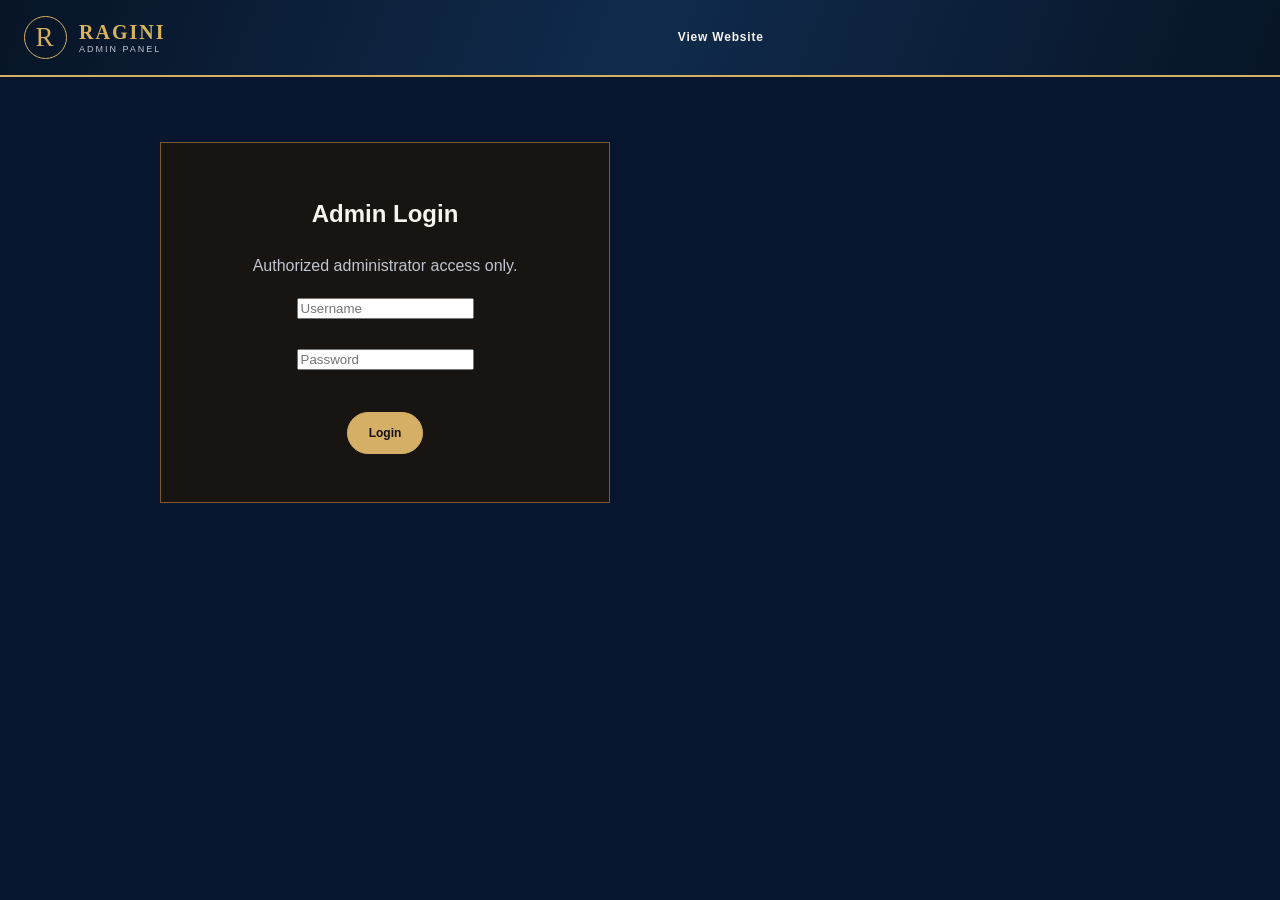
<file: admin.html>
<!DOCTYPE html>
<html lang="en">
<head>
<meta charset="UTF-8">
<meta name="viewport" content="width=device-width, initial-scale=1.0">
<title>Ragini Admin Dashboard</title>
<link rel="stylesheet" href="styles.css">
</head>
<body>

<header class="header">
  <a href="index.html" class="brand">
    <span class="brand-logo">R</span>
    <span>RAGINI<small>ADMIN PANEL</small></span>
  </a>
  <nav><a href="index.html">View Website</a></nav>
</header>

<main style="max-width:1000px;margin:45px auto;padding:20px">

<section id="loginPanel" class="age-card">
  <h1>Admin Login</h1>
  <p>Authorized administrator access only.</p>

  <form id="loginForm">
    <input id="username" placeholder="Username" required>
    <br><br>
    <input id="password" type="password"
      placeholder="Password" required>
    <br><br>
    <button class="gold-btn">Login</button>
  </form>

  <p id="loginError"></p>
</section>

<section id="dashboard" class="hidden">
  <h1>Admin Dashboard</h1>

  <p class="gold-text">
    Manage verified, consenting adult directory profiles.
  </p>

  <p class="notice">
    Demo only: browser storage is not secure or shared
    between devices. Use a secure backend before launch.
  </p>

  <section class="age-card">
    <h2 id="formTitle">Add New Profile</h2>

    <form id="profileForm">
      <input type="hidden" id="profileId">

      <input id="pName"
        placeholder="Display name" required>
      <br><br>

      <input id="pAge" type="number"
        min="18" max="99" placeholder="Age (18+)" required>
      <br><br>

      <input id="pCity"
        placeholder="City" required>
      <br><br>

      <input id="pArea"
        placeholder="Area">
      <br><br>

      <select id="pRole">
        <option>Professional Event Host</option>
        <option>Social Event Host</option>
        <option>Conversation & Cultural Events</option>
      </select>
      <br><br>

      <textarea id="pBio"
        placeholder="Profile description"
        required></textarea>
      <br><br>

      <label>
        <input type="checkbox" id="pFeatured">
        Featured profile
      </label>
      <br><br>

      <button class="gold-btn">Save Profile</button>
      <button type="button" class="outline-btn"
        id="resetForm">Clear</button>
    </form>
  </section>

  <section class="age-card" style="margin-top:25px">
    <h2>Manage Profiles</h2>
    <div id="profileTable"></div>
  </section>

  <section class="age-card" style="margin-top:25px">
    <h2>Enquiries</h2>
    <button id="exportBtn" class="outline-btn">
      Export Enquiries CSV
    </button>
    <div id="enquiryList"></div>
  </section>

  <button id="logoutBtn" class="outline-btn">
    Logout
  </button>
</section>

</main>

<script src="admin.js"></script>
</body>
</html>
</file>
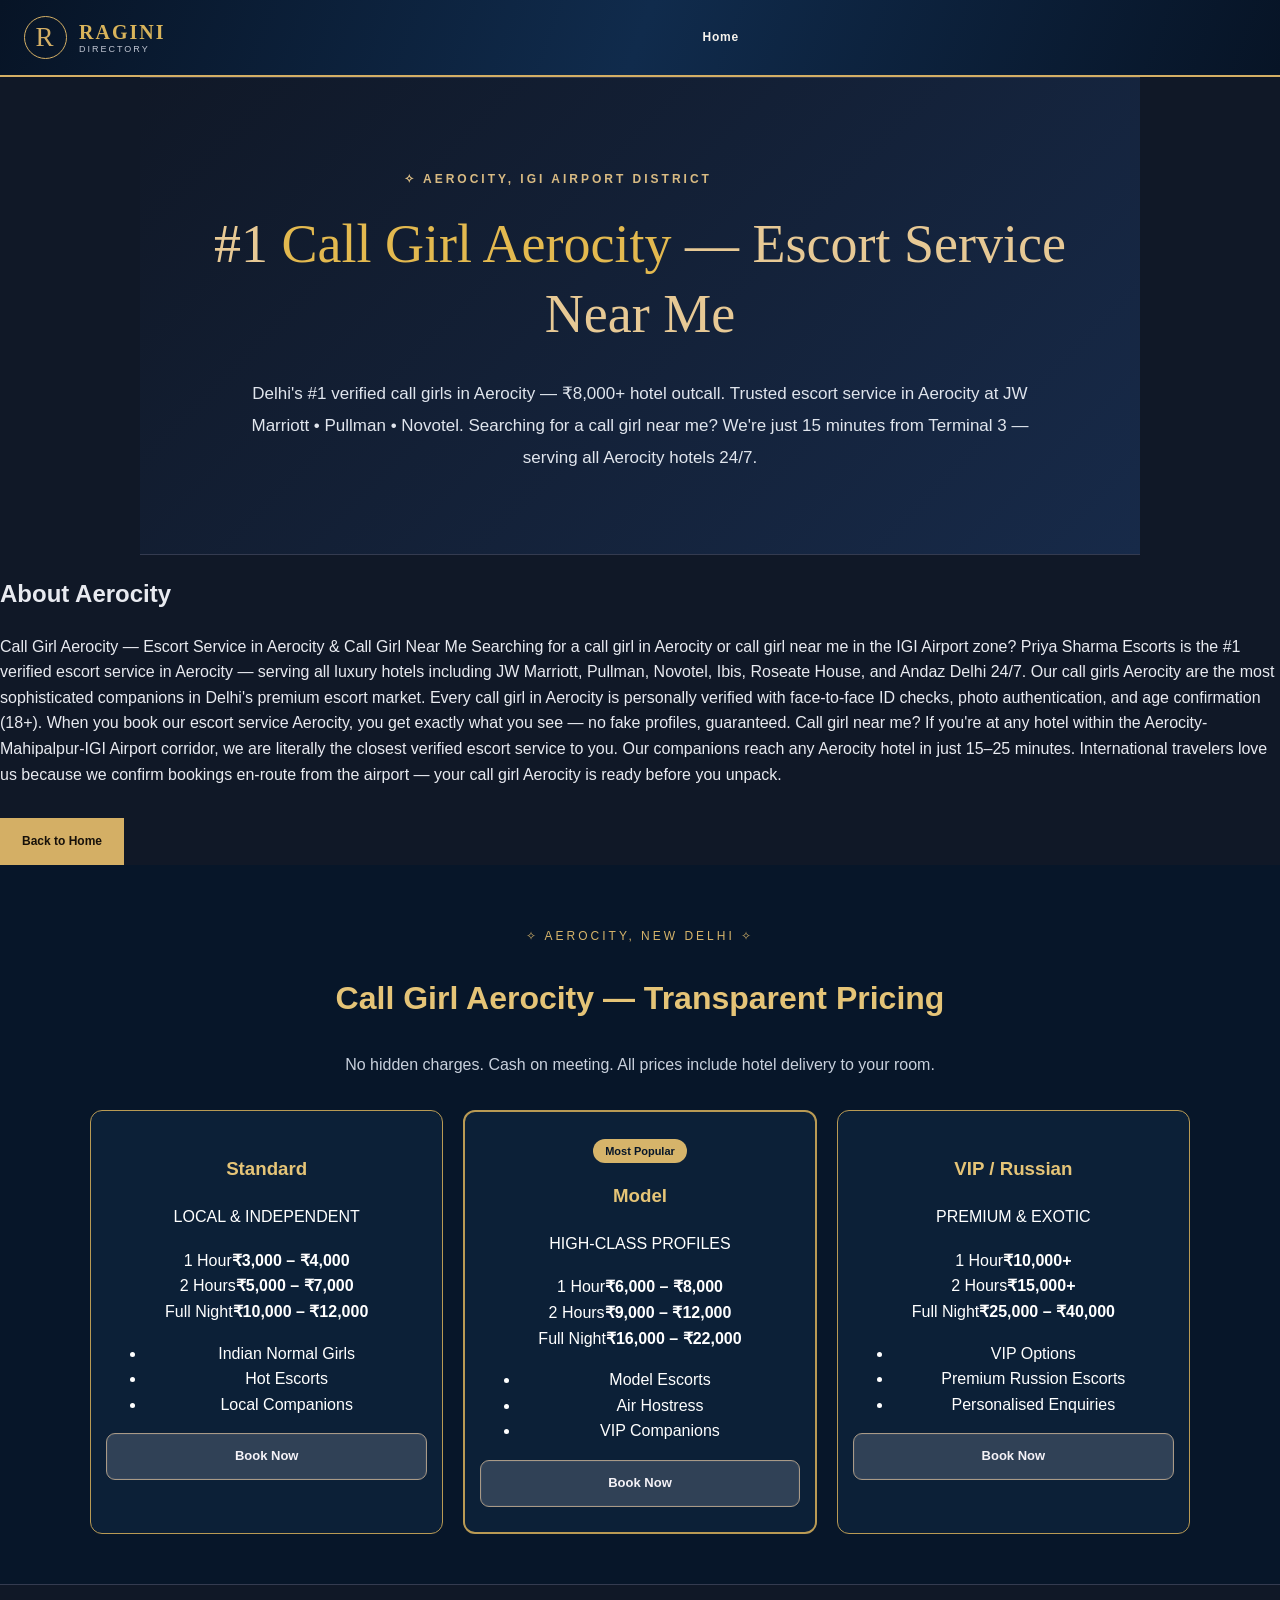
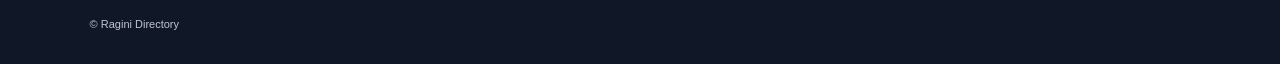
<file: aerocity.html>
<!DOCTYPE html>
<html lang="en">
<head>
  <meta charset="UTF-8">
  <meta name="viewport" content="width=device-width, initial-scale=1">
  <title>Aerocity Delhi - Ragini Directory</title>
  <link rel="stylesheet" href="styles.css">
</head>
<body>

<header class="header">
  <a href="index.html" class="brand">
    <span class="brand-logo">R</span>
    <span>RAGINI<small>DIRECTORY</small></span>
  </a>
  <nav>
    <a href="index.html">Home</a>
  </nav>
</header>

<main class="about-section aerocity-hero">
  <p class="gold-text">✧ AEROCITY, IGI AIRPORT DISTRICT</p>

  <h1>
    #1 <span>Call Girl Aerocity</span> — Escort
    Service Near Me
  </h1>

  <p class="aerocity-description">
    Delhi's #1 verified call girls in Aerocity — ₹8,000+ hotel
    outcall. Trusted escort service in Aerocity at JW Marriott
    • Pullman • Novotel. Searching for a call girl near me?
    We're just 15 minutes from Terminal 3 — serving all Aerocity
    hotels 24/7.
  </p>
</main>

  <h2>About Aerocity</h2>
  <p>
    Call Girl Aerocity — Escort Service in Aerocity & Call Girl Near Me
Searching for a call girl in Aerocity or call girl near me in the IGI Airport zone? Priya Sharma Escorts is the #1 verified escort service in Aerocity — serving all luxury hotels including JW Marriott, Pullman, Novotel, Ibis, Roseate House, and Andaz Delhi 24/7.

Our call girls Aerocity are the most sophisticated companions in Delhi's premium escort market. Every call girl in Aerocity is personally verified with face-to-face ID checks, photo authentication, and age confirmation (18+). When you book our escort service Aerocity, you get exactly what you see — no fake profiles, guaranteed.

Call girl near me? If you're at any hotel within the Aerocity-Mahipalpur-IGI Airport corridor, we are literally the closest verified escort service to you. Our companions reach any Aerocity hotel in just 15–25 minutes. International travelers love us because we confirm bookings en-route from the airport — your call girl Aerocity is ready before you unpack.
  </p>

  <a href="index.html" class="gold-btn">Back to Home</a>
</main>
<section class="pricing-section">
  <div class="pricing-container"><p class="pricing-label">✧ AEROCITY, NEW DELHI ✧</p>

<h2>Call Girl Aerocity — Transparent Pricing</h2>

<p class="pricing-description">
  No hidden charges. Cash on meeting. All prices include hotel delivery to your room.
</p>

<div class="pricing-grid">

  <div class="pricing-card">
    <h3>Standard</h3>
    <p class="card-subtitle">LOCAL &amp; INDEPENDENT</p>
    <div class="price-row"><span>1 Hour</span><strong>₹3,000 – ₹4,000</strong></div>
    <div class="price-row"><span>2 Hours</span><strong>₹5,000 – ₹7,000</strong></div>
    <div class="price-row"><span>Full Night</span><strong>₹10,000 – ₹12,000</strong></div>
    <ul>
      <li>Indian Normal Girls</li>
      <li>Hot Escorts</li>
      <li>Local Companions</li>
    </ul>
    <a class="price-book" href="https://wa.me/917808804209?text=Hello%2C%20I%20want%20to%20book%20the%20Standard%20package%20in%20Aerocity.%20Please%20share%20availability%20and%20details." target="_blank" rel="noopener">
  Book Now
</a>
  </div>

  <div class="pricing-card featured">
    <span class="popular-tag">Most Popular</span>
    <h3>Model</h3>
    <p class="card-subtitle">HIGH-CLASS PROFILES</p>
    <div class="price-row"><span>1 Hour</span><strong>₹6,000 – ₹8,000</strong></div>
    <div class="price-row"><span>2 Hours</span><strong>₹9,000 – ₹12,000</strong></div>
    <div class="price-row"><span>Full Night</span><strong>₹16,000 – ₹22,000</strong></div>
    <ul>
      <li>Model Escorts</li>
      <li>Air Hostress</li>
      <li>VIP Companions</li>
    </ul>
    <a class="price-book" href="https://wa.me/917808804209?text=Hello%2C%20I%20want%20to%20book%20the%20Model%20package%20in%20Aerocity.%20Please%20share%20availability%20and%20details." target="_blank" rel="noopener">
  Book Now
</a>
  </div>

  <div class="pricing-card">
    <h3>VIP / Russian</h3>
    <p class="card-subtitle">PREMIUM &amp; EXOTIC</p>
    <div class="price-row"><span>1 Hour</span><strong>₹10,000+</strong></div>
    <div class="price-row"><span>2 Hours</span><strong>₹15,000+</strong></div>
    <div class="price-row"><span>Full Night</span><strong>₹25,000 – ₹40,000</strong></div>
    <ul>
      <li>VIP Options</li>
      <li>Premium Russion Escorts</li>
      <li>Personalised Enquiries</li>
    </ul>
   <a class="price-book" href="https://wa.me/917808804209?text=Hello%2C%20I%20want%20to%20book%20the%20VIP%20package%20in%20Aerocity.%20Please%20share%20availability%20and%20details." target="_blank" rel="noopener">
  Book Now
</a>
  </div>

</div>
  </div>
</section><style>
.pricing-section {
  background: #071629;
  color: #fff;
  padding: 50px 20px;
  font-family: Arial, sans-serif;
}

.pricing-container {
  max-width: 1100px;
  margin: auto;
  text-align: center;
}

.pricing-label {
  color: #d6b46a;
  letter-spacing: 3px;
  font-size: 12px;
}

.pricing-container h2,
.pricing-card h3 {
  color: #e5c477;
}

.pricing-container h2 {
  font-size: 32px;
}

.pricing-description {
  color: #c8d0dc;
  line-height: 1.8;
}

.pricing-grid {
  display: grid;
  grid-template-columns: repeat(3, minmax(0, 1fr));
  gap: 20px;
  margin-top: 30px;
}

.pricing-card {
  background: #0c2037;
  border: 1px solid #b99a54;
  border-radius: 12px;
  padding: 25px 15px;
  box-sizing: border-box;
}

.pricing-card hr {
  border: 0;
  border-top: 1px solid #b99a54;
  margin: 20px 0;
}

.pricing-card p {
  line-height: 1.8;
}

.featured {
  border-width: 2px;
}

.popular-tag {
  background: #d6b46a;
  color: #071629;
  padding: 6px 12px;
  border-radius: 20px;
  font-size: 11px;
  font-weight: bold;
}

@media (max-width: 700px) {
  .pricing-grid {
    grid-template-columns: 1fr;
  }
}
</style>
<footer class="footer">
  <p>© Ragini Directory</p>
</footer>

</body>
</html>
</file>
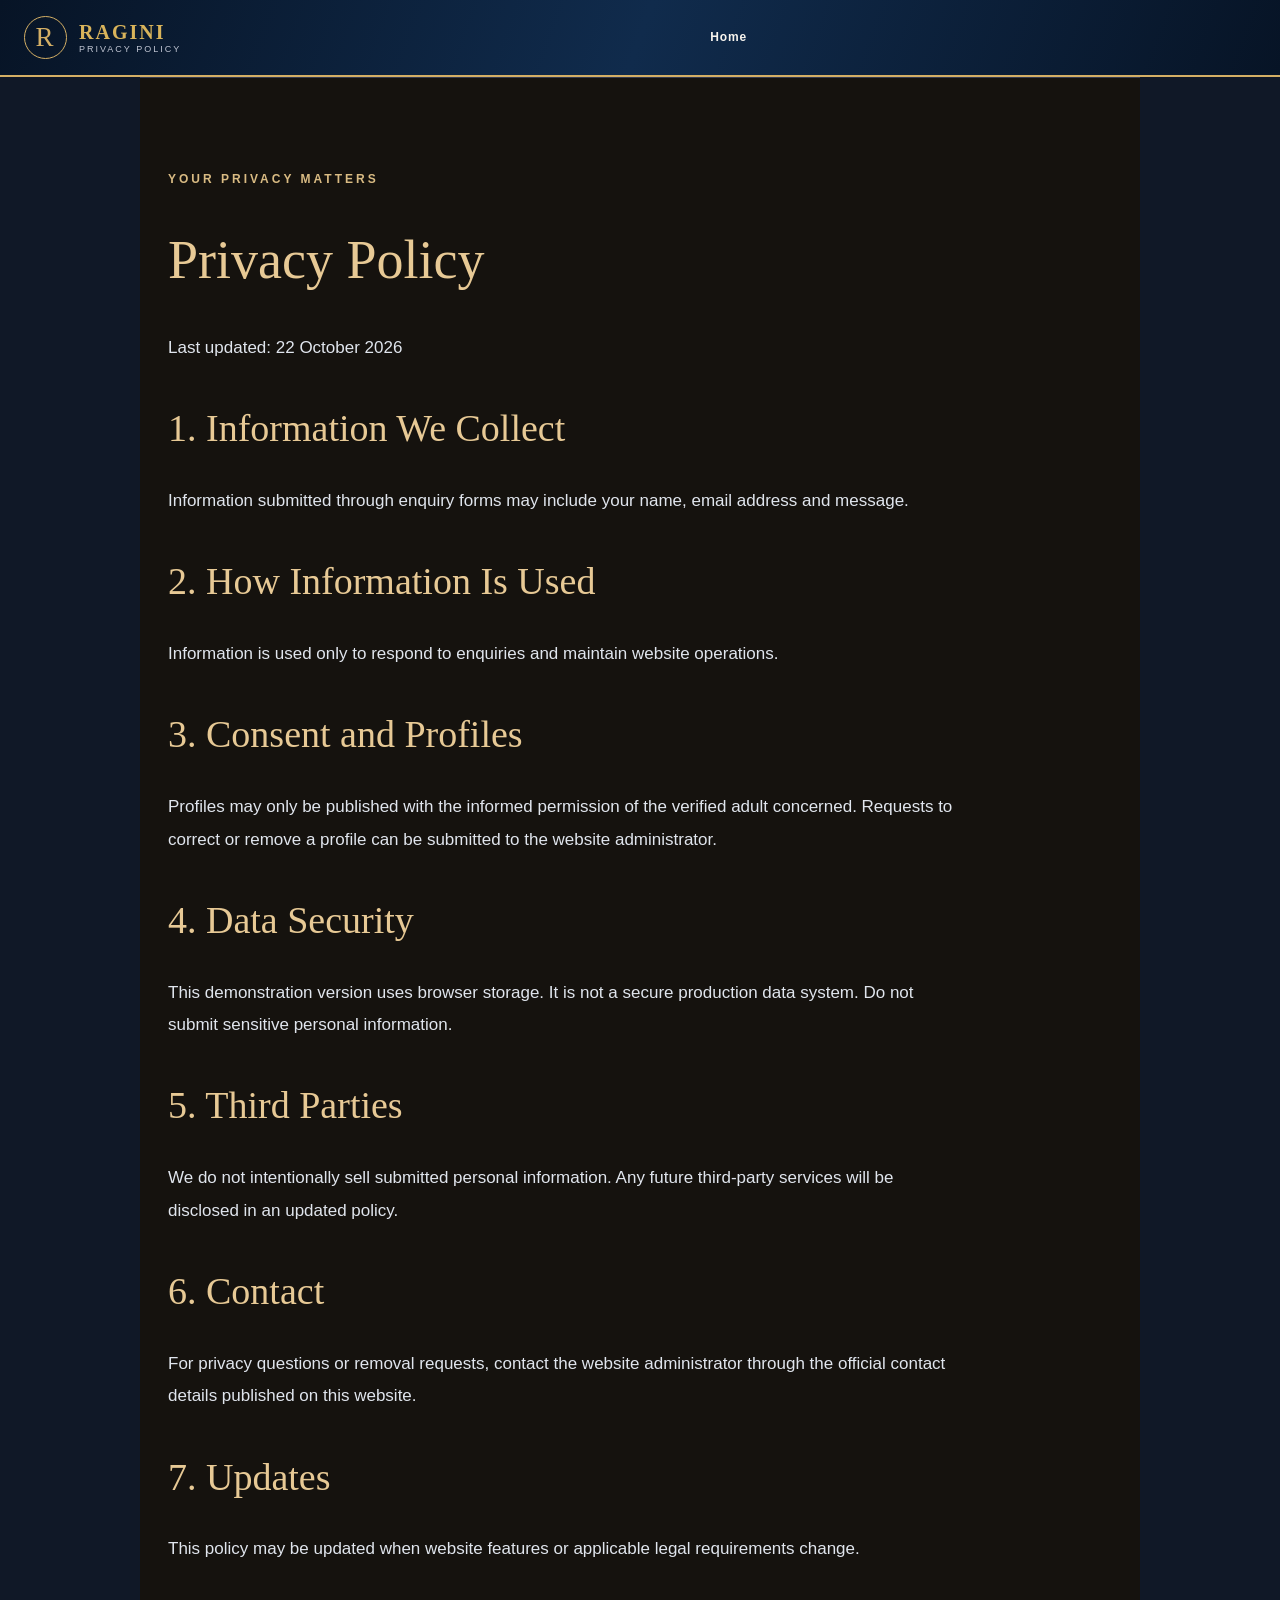
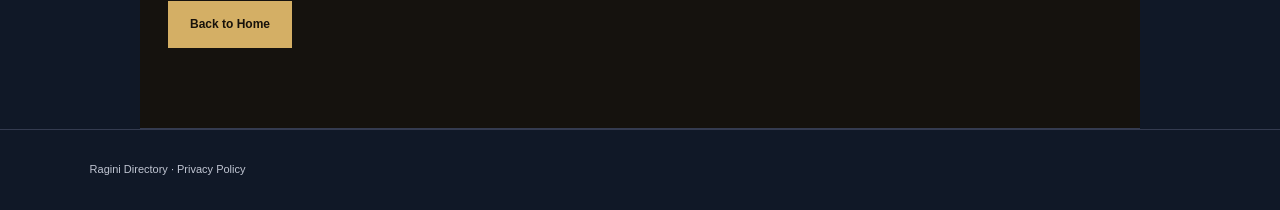
<file: privacy.html>
<!DOCTYPE html>
<html lang="en">
<head>
  <meta charset="UTF-8">
  <meta name="viewport" content="width=device-width, initial-scale=1">
  <title>Privacy Policy | Ragini</title>
  <link rel="stylesheet" href="styles.css">
</head>
<body>
  <header class="header">
    <a class="brand" href="index.html">
      <span class="brand-logo">R</span>
      <span>RAGINI<small>PRIVACY POLICY</small></span>
    </a>
    <nav><a href="index.html">Home</a></nav>
  </header>

  <main class="about-section">
    <p class="gold-text">YOUR PRIVACY MATTERS</p>
    <h1>Privacy Policy</h1>
    <p>Last updated: 22 October 2026</p>

    <h2>1. Information We Collect</h2>
    <p>Information submitted through enquiry forms may include your name, email address and message.</p>

    <h2>2. How Information Is Used</h2>
    <p>Information is used only to respond to enquiries and maintain website operations.</p>

    <h2>3. Consent and Profiles</h2>
    <p>Profiles may only be published with the informed permission of the verified adult concerned. Requests to correct or remove a profile can be submitted to the website administrator.</p>

    <h2>4. Data Security</h2>
    <p>This demonstration version uses browser storage. It is not a secure production data system. Do not submit sensitive personal information.</p>

    <h2>5. Third Parties</h2>
    <p>We do not intentionally sell submitted personal information. Any future third-party services will be disclosed in an updated policy.</p>

    <h2>6. Contact</h2>
    <p>For privacy questions or removal requests, contact the website administrator through the official contact details published on this website.</p>

    <h2>7. Updates</h2>
    <p>This policy may be updated when website features or applicable legal requirements change.</p>

    <a class="gold-btn" href="index.html">Back to Home</a>
  </main>

  <footer class="footer">
    <p>Ragini Directory · Privacy Policy</p>
  </footer>
</body>
</html>
</file>
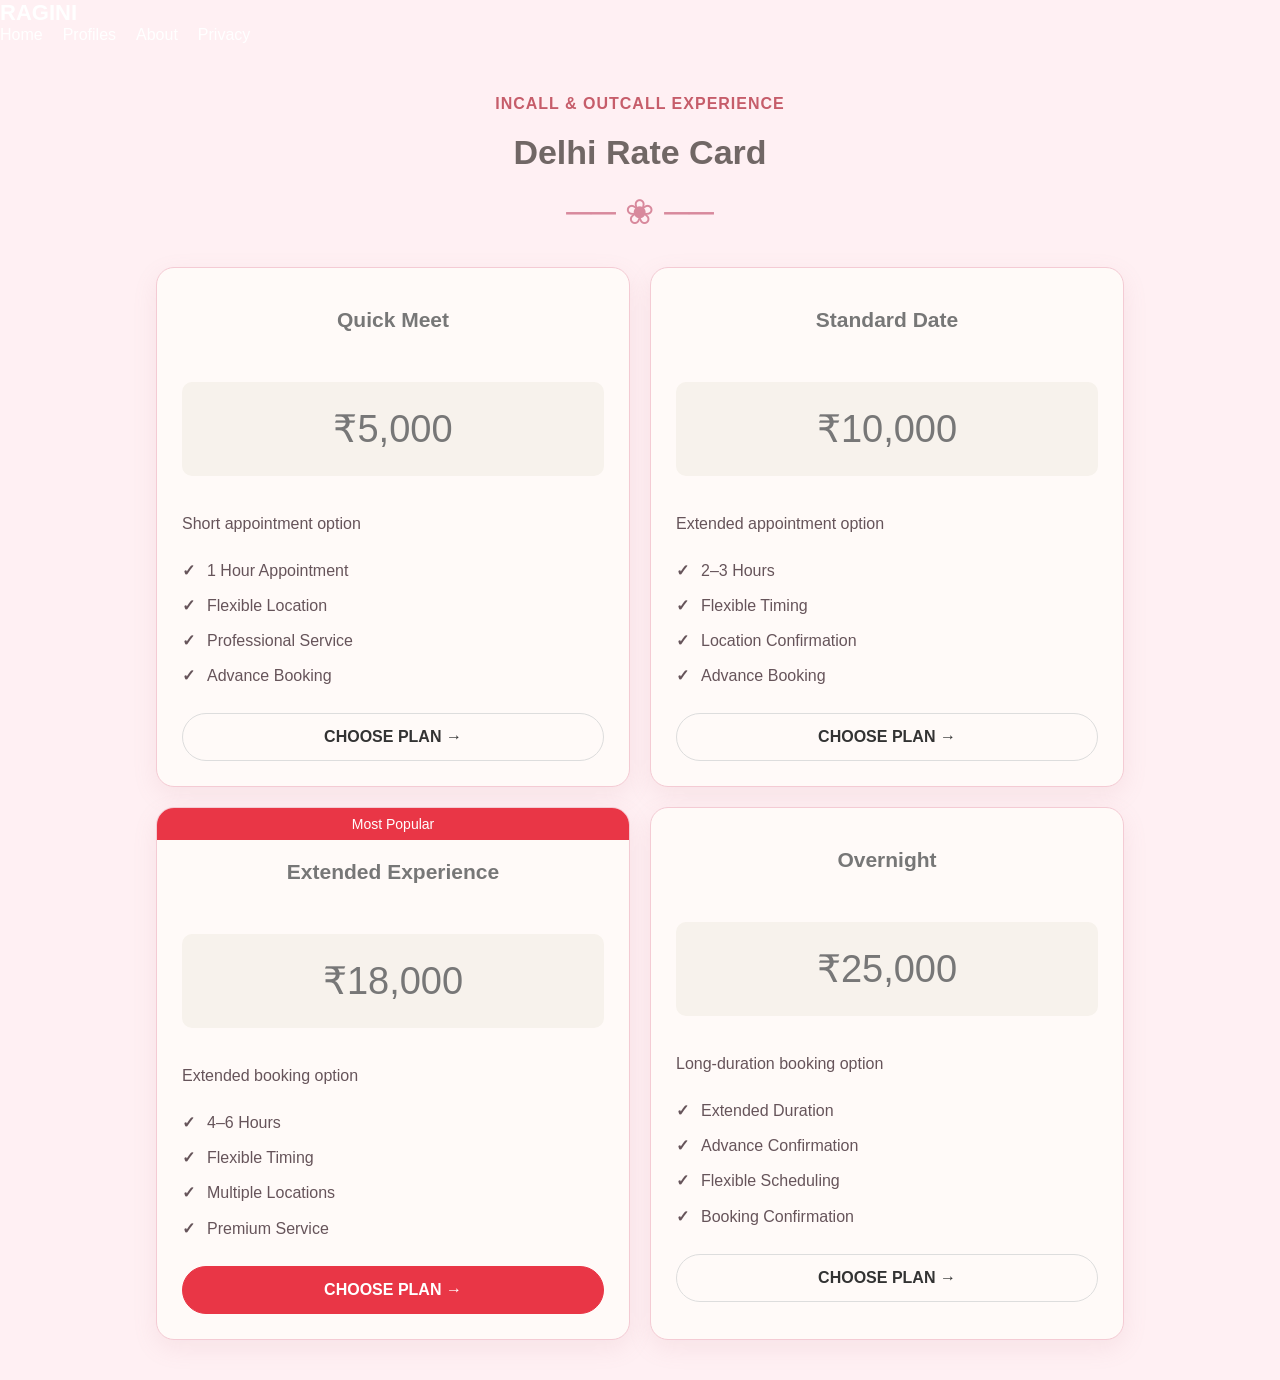
<file: rate-card.html>
<!DOCTYPE html>
<html lang="en">
<head>
  <meta charset="UTF-8">
  <meta name="viewport" content="width=device-width, initial-scale=1.0">
  <title>Rate Card | Ragini Escorts</title>

  <style>
    * {
      box-sizing: border-box;
    }

    body {
  margin: 0;
  font-family: Arial, sans-serif;
  background: #fff0f3;
  color: #66545a;
}
    }

    header {
      padding: 22px 5%;
      background: #211b19;
      display: flex;
      justify-content: space-between;
      align-items: center;
      gap: 15px;
      flex-wrap: wrap;
    }

    .brand {
      color: white;
      text-decoration: none;
      font-size: 22px;
      font-weight: bold;
    }

    nav {
      display: flex;
      gap: 20px;
      flex-wrap: wrap;
    }

    nav a {
      color: white;
      text-decoration: none;
    }

    .heading {
      text-align: center;
      padding: 35px 15px 25px;
    }

    .heading p {
      color: #c65d6a;
      font-weight: bold;
      letter-spacing: 1px;
    }

    .heading h1 {
      color: #716765;
      font-size: 34px;
      margin: 20px 0;
    }

    .flower {
      color: #d8899c;
      font-size: 35px;
    }

    .plans {
      max-width: 1000px;
      margin: 10px auto 40px;
      padding: 0 16px;
      display: grid;
      grid-template-columns: repeat(2, minmax(0, 1fr));
      gap: 20px;
    }

    .card {
  background: #fffaf8;
  border: 1px solid #f4cbd4;
  border-radius: 18px;
  overflow: hidden;
  padding: 25px;
  box-shadow: 0 8px 24px rgba(190, 120, 140, 0.12);
}

    .card h2 {
      text-align: center;
      font-size: 21px;
      color: #777;
      margin: 15px 0 50px;
    }

    .price {
      background: #f7f2ec;
      text-align: center;
      padding: 25px 8px;
      font-size: 38px;
      color: #777;
      margin-bottom: 35px;
      border-radius: 10px;
    }

    .description {
      line-height: 1.6;
    }

    .features {
      list-style: none;
      padding: 0;
      line-height: 2.2;
    }

    .features li::before {
      content: "✓";
      margin-right: 12px;
      font-weight: bold;
    }

    .choose {
      display: block;
      text-align: center;
      padding: 14px;
      border: 1px solid #ddd;
      border-radius: 30px;
      color: #333;
      text-decoration: none;
      font-weight: bold;
      margin-top: 20px;
    }

    .popular {
      padding: 8px;
      margin: -25px -25px 20px;
      background: #e93646;
      text-align: center;
      color: white;
      font-size: 14px;
    }

    .popular-card .choose {
      background: #e93646;
      border-color: #e93646;
      color: white;
    }

    @media (max-width: 600px) {
      .plans {
        grid-template-columns: 1fr;
      }

      .heading h1 {
        font-size: 27px;
      }

      .card h2 {
        margin-bottom: 30px;
      }
    }
  </style>
</head>

<body>

  <header>
    <a href="index.html" class="brand">RAGINI</a>

    <nav>
      <a href="index.html">Home</a>
      <a href="index.html#profiles">Profiles</a>
      <a href="about.html">About</a>
      <a href="privacy.html">Privacy</a>
    </nav>
  </header>

  <section class="heading">
    <p>INCALL &amp; OUTCALL EXPERIENCE</p>
    <h1>Delhi Rate Card</h1>
    <div class="flower">── ❀ ──</div>
  </section>

  <main class="plans">

    <article class="card">
      <h2>Quick Meet</h2>
      <div class="price">₹5,000</div>
      <p class="description">Short appointment option</p>
      <ul class="features">
        <li>1 Hour Appointment</li>
        <li>Flexible Location</li>
        <li>Professional Service</li>
        <li>Advance Booking</li>
      </ul>
      <a href="index.html#profiles" class="choose">CHOOSE PLAN →</a>
    </article>

    <article class="card">
      <h2>Standard Date</h2>
      <div class="price">₹10,000</div>
      <p class="description">Extended appointment option</p>
      <ul class="features">
        <li>2–3 Hours</li>
        <li>Flexible Timing</li>
        <li>Location Confirmation</li>
        <li>Advance Booking</li>
      </ul>
      <a href="index.html#profiles" class="choose">CHOOSE PLAN →</a>
    </article>

    <article class="card popular-card">
      <div class="popular">Most Popular</div>
      <h2>Extended Experience</h2>
      <div class="price">₹18,000</div>
      <p class="description">Extended booking option</p>
      <ul class="features">
        <li>4–6 Hours</li>
        <li>Flexible Timing</li>
        <li>Multiple Locations</li>
        <li>Premium Service</li>
      </ul>
      <a href="index.html#profiles" class="choose">CHOOSE PLAN →</a>
    </article>

    <article class="card">
      <h2>Overnight</h2>
      <div class="price">₹25,000</div>
      <p class="description">Long-duration booking option</p>
      <ul class="features">
        <li>Extended Duration</li>
        <li>Advance Confirmation</li>
        <li>Flexible Scheduling</li>
        <li>Booking Confirmation</li>
      </ul>
      <a href="index.html#profiles" class="choose">CHOOSE PLAN →</a>
    </article>

  </main>

</body>
</html>
</file>
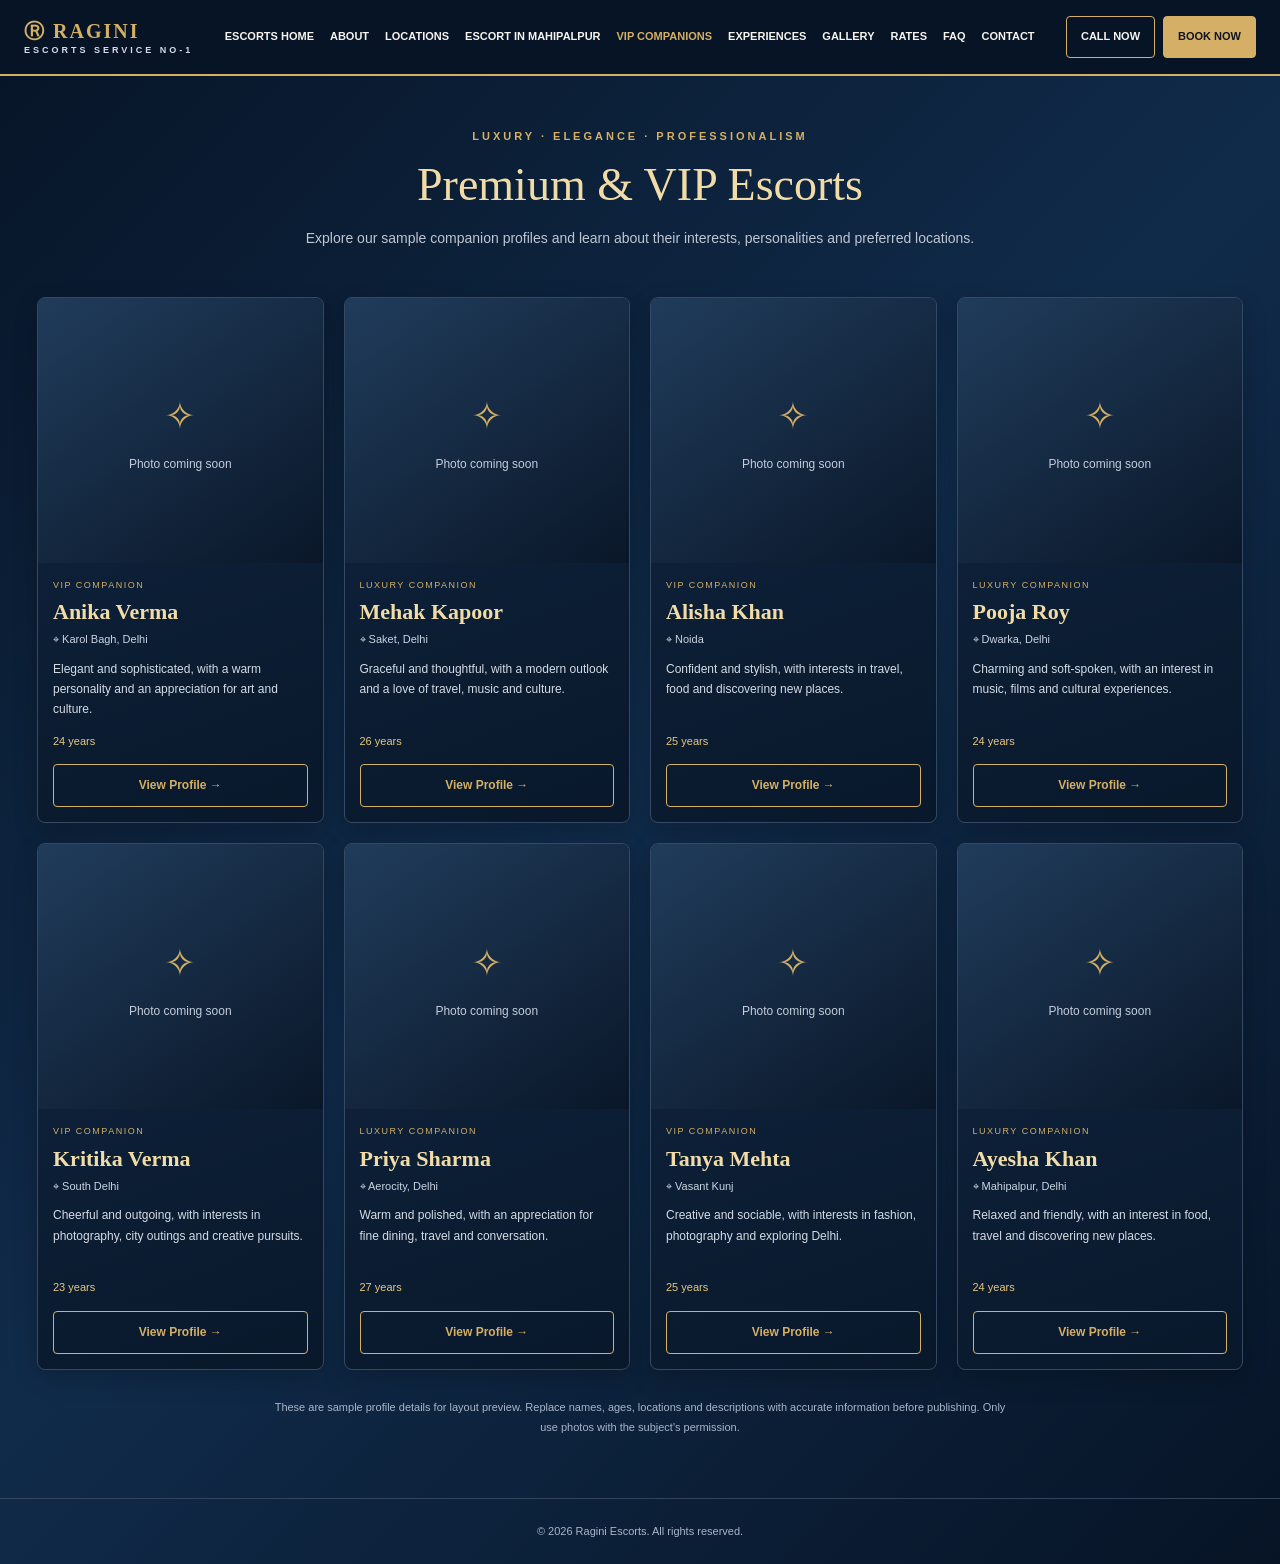
<file: vip-companions.html>
<!DOCTYPE html>
<html lang="en">
<head>
<meta charset="UTF-8">
<meta name="viewport" content="width=device-width, initial-scale=1.0">
<meta name="description" content="Explore VIP companion profiles at Ragini Escorts.">
<title>VIP Companions | Ragini Escorts</title>

<style>
*{box-sizing:border-box;margin:0;padding:0}
:root{--navy:#071426;--blue:#102b4a;--gold:#d4af65;--pale:#f1dca8;--white:#f7f4ee;--muted:#c0c5d2}
html{scroll-behavior:smooth}
body{background:linear-gradient(135deg,#071426,#102b4a,#071426);color:var(--white);font-family:Arial,sans-serif;line-height:1.6}
a{color:inherit;text-decoration:none}
.header{width:100%;display:flex;flex-direction:row;justify-content:space-between;align-items:center;gap:18px;padding:16px 24px;background:#071426;border-bottom:2px solid var(--gold);position:relative;z-index:10}
.brand{flex:0 0 auto;color:var(--gold);font:600 20px Georgia,serif;letter-spacing:2px}
.brand small{display:block;color:#d4dbea;font:700 9px Arial,sans-serif;letter-spacing:3px}
nav{display:flex;flex-wrap:wrap;justify-content:center;align-items:center;gap:12px 16px}
nav a{color:var(--white);font-size:11px;font-weight:700;white-space:nowrap}
nav a:hover,nav a.active{color:var(--gold)}
.header-actions{display:flex;gap:8px;align-items:center}
.gold-btn,.outline-btn{display:inline-block;padding:11px 14px;border:1px solid var(--gold);border-radius:4px;font-size:11px;font-weight:bold;text-align:center}
.gold-btn{background:var(--gold);color:#101522}
.outline-btn{color:var(--white);background:transparent}
.menu-toggle{display:none;background:var(--gold);color:#101522;border:0;border-radius:4px;padding:8px 12px;font-size:23px;cursor:pointer}
.hero{text-align:center;padding:52px 20px 30px}
.eyebrow{color:var(--gold);font-size:11px;font-weight:bold;letter-spacing:3px;margin-bottom:12px}
.hero h1{color:var(--pale);font:500 clamp(32px,4vw,46px)/1.2 Georgia,serif;margin-bottom:14px}
.hero p{max-width:750px;margin:auto;color:var(--muted);font-size:14px;line-height:1.8}
.container{max-width:1250px;margin:auto;padding:15px 22px 60px}
.grid{display:grid;grid-template-columns:repeat(4,minmax(0,1fr));gap:20px}
.card{min-width:0;overflow:hidden;background:linear-gradient(160deg,#102641,#09182b);border:1px solid #344963;border-radius:8px;box-shadow:0 8px 24px #0003;transition:transform .2s,border-color .2s}
.card:hover{transform:translateY(-4px);border-color:var(--gold)}
.photo{height:265px;background:linear-gradient(145deg,#203c5b,#0a1729);display:flex;align-items:center;justify-content:center;flex-direction:column;gap:8px;color:#c5ccda;font-size:12px;text-align:center}
.photo .symbol{font-size:38px;color:var(--gold)}
.info{padding:15px}
.tag{font-size:9px;letter-spacing:1.5px;color:var(--gold);text-transform:uppercase;margin-bottom:7px}
.info h2{font:600 22px Georgia,serif;color:var(--pale);margin-bottom:6px}
.location{font-size:11px;color:#cbd3e1;margin-bottom:10px}
.desc{font-size:12px;line-height:1.7;color:#d5dbe5;min-height:62px;margin-bottom:12px}
.age{font-size:11px;color:#e5c77f;margin-bottom:14px}
.view{display:block;text-align:center;padding:11px;border:1px solid var(--gold);border-radius:4px;color:var(--gold);font-size:12px;font-weight:bold}
.view:hover{background:var(--gold);color:#101522}
.notice{max-width:750px;text-align:center;margin:28px auto 0;color:#aab5c8;font-size:11px;line-height:1.8}
footer{text-align:center;padding:24px 16px;border-top:1px solid #34445a;color:#aab5c8;font-size:11px}
@media(max-width:1100px){
 .header{flex-wrap:wrap}
 .header nav{order:3;width:100%}
 .grid{grid-template-columns:repeat(3,minmax(0,1fr))}
}
@media(max-width:760px){
 .header{padding:14px 16px;flex-wrap:wrap}
 .brand{font-size:18px}
 .menu-toggle{display:block}
 .header-actions{margin-left:auto}
 .header nav{display:none;order:4;width:100%;flex-direction:column;align-items:stretch;gap:0;background:#071426}
 .header nav.menu-open{display:flex}
 .header nav a{padding:12px 8px;border-top:1px solid #263a50;font-size:12px;white-space:normal}
 .grid{grid-template-columns:repeat(2,minmax(0,1fr));gap:13px}
 .photo{height:220px}
 .hero{padding:38px 17px 24px}
 .container{padding:12px 13px 40px}
}
@media(max-width:430px){
 .brand{font-size:16px;letter-spacing:1px}
 .header-actions .outline-btn{display:none}
 .grid{gap:10px}
 .photo{height:170px}
 .info{padding:11px}
 .info h2{font-size:18px}
 .desc{font-size:11px;min-height:82px}
 .tag{font-size:8px}
 .hero p{font-size:13px}
}
</style>
</head>

<body>
<header class="header">
  <a class="brand" href="index.html">Ⓡ RAGINI
    <small>ESCORTS SERVICE NO-1</small>
  </a>

  <button class="menu-toggle" id="menuToggle" type="button" aria-label="Open navigation menu" aria-expanded="false">☰</button>

  <nav id="mainNav">
    <a href="index.html">ESCORTS HOME</a>
    <a href="about.html">ABOUT</a>
    <a href="index.html#locations">LOCATIONS</a>
    <a href="index.html#mahipalpur">ESCORT IN MAHIPALPUR</a>
    <a class="active" href="vip-companions.html">VIP COMPANIONS</a>
    <a href="index.html#experiences">EXPERIENCES</a>
    <a href="index.html#gallery">GALLERY</a>
    <a href="rate-card.html">RATES</a>
    <a href="index.html#faq">FAQ</a>
    <a href="index.html#contact">CONTACT</a>
  </nav>

  <div class="header-actions">
    <a class="outline-btn" href="index.html#contact">CALL NOW</a>
    <a class="gold-btn" href="index.html#contact">BOOK NOW</a>
  </div>
</header>

<section class="hero">
  <div class="eyebrow">LUXURY · ELEGANCE · PROFESSIONALISM</div>
  <h1>Premium &amp; VIP Escorts</h1>
  <p>Explore our sample companion profiles and learn about their interests, personalities and preferred locations.</p>
</section>

<main class="container">
  <section class="grid" aria-label="VIP companion profiles">

    <article class="card">
      <div class="photo"><span class="symbol">✧</span>Photo coming soon</div>
      <div class="info">
        <div class="tag">VIP Companion</div>
        <h2>Anika Verma</h2>
        <div class="location">⌖ Karol Bagh, Delhi</div>
        <p class="desc">Elegant and sophisticated, with a warm personality and an appreciation for art and culture.</p>
        <div class="age">24 years</div>
        <a class="view" href="index.html#contact">View Profile →</a>
      </div>
    </article>

    <article class="card">
      <div class="photo"><span class="symbol">✧</span>Photo coming soon</div>
      <div class="info">
        <div class="tag">Luxury Companion</div>
        <h2>Mehak Kapoor</h2>
        <div class="location">⌖ Saket, Delhi</div>
        <p class="desc">Graceful and thoughtful, with a modern outlook and a love of travel, music and culture.</p>
        <div class="age">26 years</div>
        <a class="view" href="index.html#contact">View Profile →</a>
      </div>
    </article>

    <article class="card">
      <div class="photo"><span class="symbol">✧</span>Photo coming soon</div>
      <div class="info">
        <div class="tag">VIP Companion</div>
        <h2>Alisha Khan</h2>
        <div class="location">⌖ Noida</div>
        <p class="desc">Confident and stylish, with interests in travel, food and discovering new places.</p>
        <div class="age">25 years</div>
        <a class="view" href="index.html#contact">View Profile →</a>
      </div>
    </article>

    <article class="card">
      <div class="photo"><span class="symbol">✧</span>Photo coming soon</div>
      <div class="info">
        <div class="tag">Luxury Companion</div>
        <h2>Pooja Roy</h2>
        <div class="location">⌖ Dwarka, Delhi</div>
        <p class="desc">Charming and soft-spoken, with an interest in music, films and cultural experiences.</p>
        <div class="age">24 years</div>
        <a class="view" href="index.html#contact">View Profile →</a>
      </div>
    </article>

    <article class="card">
      <div class="photo"><span class="symbol">✧</span>Photo coming soon</div>
      <div class="info">
        <div class="tag">VIP Companion</div>
        <h2>Kritika Verma</h2>
        <div class="location">⌖ South Delhi</div>
        <p class="desc">Cheerful and outgoing, with interests in photography, city outings and creative pursuits.</p>
        <div class="age">23 years</div>
        <a class="view" href="index.html#contact">View Profile →</a>
      </div>
    </article>

    <article class="card">
      <div class="photo"><span class="symbol">✧</span>Photo coming soon</div>
      <div class="info">
        <div class="tag">Luxury Companion</div>
        <h2>Priya Sharma</h2>
        <div class="location">⌖ Aerocity, Delhi</div>
        <p class="desc">Warm and polished, with an appreciation for fine dining, travel and conversation.</p>
        <div class="age">27 years</div>
        <a class="view" href="index.html#contact">View Profile →</a>
      </div>
    </article>

    <article class="card">
      <div class="photo"><span class="symbol">✧</span>Photo coming soon</div>
      <div class="info">
        <div class="tag">VIP Companion</div>
        <h2>Tanya Mehta</h2>
        <div class="location">⌖ Vasant Kunj</div>
        <p class="desc">Creative and sociable, with interests in fashion, photography and exploring Delhi.</p>
        <div class="age">25 years</div>
        <a class="view" href="index.html#contact">View Profile →</a>
      </div>
    </article>

    <article class="card">
      <div class="photo"><span class="symbol">✧</span>Photo coming soon</div>
      <div class="info">
        <div class="tag">Luxury Companion</div>
        <h2>Ayesha Khan</h2>
        <div class="location">⌖ Mahipalpur, Delhi</div>
        <p class="desc">Relaxed and friendly, with an interest in food, travel and discovering new places.</p>
        <div class="age">24 years</div>
        <a class="view" href="index.html#contact">View Profile →</a>
      </div>
    </article>

  </section>

  <p class="notice">These are sample profile details for layout preview. Replace names, ages, locations and descriptions with accurate information before publishing. Only use photos with the subject's permission.</p>
</main>

<footer>© 2026 Ragini Escorts. All rights reserved.</footer>

<script>
const menuToggle = document.getElementById("menuToggle");
const mainNav = document.getElementById("mainNav");

menuToggle.addEventListener("click", function () {
  const isOpen = mainNav.classList.toggle("menu-open");
  menuToggle.setAttribute("aria-expanded", String(isOpen));
  menuToggle.setAttribute("aria-label", isOpen ? "Close navigation menu" : "Open navigation menu");
  menuToggle.textContent = isOpen ? "✕" : "☰";
});
</script>
</body>
</html>
</file>
<file: styles.css>
:root {
  --black: #101522;
  --panel: #171b2b;
  --gold: #d4af65;
  --pale: #f1dca8;
  --white: #f7f4ee;
  --muted: #c0c5d2;
  --line: #343b50;
}

* {
  box-sizing: border-box;
}

html {
  scroll-behavior: smooth;
  width: 100%;
  overflow-x: hidden;
}

body {
  margin: 0;
  width: 100%;
  max-width: 100%;
  overflow-x: hidden;
  background: var(--black);
  color: var(--white);
  font-family: Arial, sans-serif;
  line-height: 1.6;
}

img {
  max-width: 100%;
  height: auto;
}

a {
  color: inherit;
  text-decoration: none;
}

.header, .footer {
  display: flex;
  justify-content: space-between;
  align-items: center;
  gap: 18px;
  padding: 20px 7%;
  border-bottom: 1px solid var(--line);
  width: 100%;
}

.brand {
  display: flex;
  align-items: center;
  gap: 12px;
  font: 22px Georgia, serif;
  letter-spacing: 3px;
}

.brand-logo, .logo-circle {
  width: 43px;
  height: 43px;
  flex-shrink: 0;
  border: 1px solid var(--gold);
  border-radius: 50%;
  display: grid;
  place-items: center;
  color: var(--gold);
  font: 27px Georgia, serif;
}

.brand small {
  display: block;
  font: 9px Arial, sans-serif;
  color: var(--muted);
}

nav {
  display: flex;
  flex-wrap: wrap;
  gap: 24px;
  font-size: 13px;
}

nav a:hover {
  color: var(--gold);
}

.hero {
  min-height: 530px;
  width: 100%;
  max-width: 100%;
  padding: 80px 10%;
  display: grid;
  grid-template-columns: 1.1fr .9fr;
  align-items: center;
  background:
    radial-gradient(ellipse at 80% 45%, #392a18, transparent 42%),
    #100e0b;
  overflow: hidden;
}

.gold-text {
  color: var(--gold);
  letter-spacing: 3px;
  font-size: 11px;
}

.hero h1 {
  font: clamp(32px, 6vw, 75px)/1.1 Georgia, serif;
  overflow-wrap: anywhere;
}

.hero h1 span {
  color: var(--pale);
}

.hero-content > p:not(.gold-text) {
    font-size: 18px;
    line-height: 1.7;
    color: #F3E8E8;
    font-family: 'Inter', sans-serif;
    font-weight: 400;
}
.gold-btn, .outline-btn {
  display: inline-block;
  padding: 13px 21px;
  margin-top: 15px;
  border: 1px solid var(--gold);
  cursor: pointer;
  font-size: 12px;
}

.gold-btn {
  background: var(--gold);
  color: #17110a;
  font-weight: bold;
}

.outline-btn {
  background: transparent;
  color: var(--pale);
}

.hero-note {
  margin-top: 22px;
  color: var(--muted);
  font-size: 10px;
  letter-spacing: 2px;
}

.hero-art {
  height: 320px;
  display: grid;
  place-items: center;
  text-align: center;
  color: var(--gold);
}

.hero-letter {
  width: min(250px, 70vw);
  height: min(250px, 70vw);
  border: 1px solid var(--gold);
  border-radius: 50%;
  display: grid;
  place-items: center;
  font: clamp(80px, 18vw, 145px) Georgia, serif;
  box-shadow: 0 0 0 25px #c9a45c0b;
}

.trust-section {
  display: grid;
  grid-template-columns: repeat(4, minmax(0, 1fr));
  padding: 25px 10%;
  border-block: 1px solid var(--line);
  background: #11100e;
}

.trust-section div {
  min-width: 0;
  text-align: center;
  border-right: 1px solid var(--line);
}

.trust-section div:last-child {
  border: 0;
}

.trust-section h3 {
  color: var(--pale);
  font: 22px Georgia, serif;
  margin-bottom: 0;
}

.trust-section p {
  color: var(--muted);
  font-size: 12px;
}

.profiles-section, .about-section {
  padding: 75px 8%;
  width: 100%;
  max-width: 100%;
}

.section-heading {
  text-align: center;
}

.section-heading h2, .about-section h2 {
  font: clamp(28px, 5vw, 42px) Georgia, serif;
}

.section-heading p {
  color: var(--muted);
}

.search-area {
  display: grid;
  grid-template-columns: 2fr 1fr 1fr;
  gap: 12px;
  margin: 30px 0;
}

.search-area input, .search-area select {
  width: 100%;
  min-width: 0;
  padding: 13px;
  background: var(--panel);
  color: var(--white);
  border: 1px solid var(--line);
}

.profile-grid {
  display: grid;
  grid-template-columns: repeat(3, minmax(0, 1fr));
  gap: 20px;
}

.profile-card {
  min-width: 0;
  overflow: hidden;
  background: var(--panel);
  border: 1px solid var(--line);
}

.profile-card h3 {
  color: var(--pale);
  font: 24px Georgia, serif;
}

.profile-card .info {
  padding: 18px;
}

.about-section {
  background: #15120e;
  border-block: 1px solid var(--line);
}

.about-section p {
  max-width: 780px;
  color: #bcb2a6;
  overflow-wrap: break-word;
}

.contact-section {
  padding: 50px 8%;
  display: flex;
  justify-content: space-between;
  align-items: center;
  gap: 20px;
}

.footer {
  border-top: 1px solid var(--line);
  border-bottom: 0;
  color: var(--muted);
  font-size: 11px;
}

.age-screen, .modal {
  position: fixed;
  inset: 0;
  z-index: 10;
  background: #000d;
  display: grid;
  place-items: center;
  padding: 20px;
}

.age-card, .modal-content {
  position: relative;
  background: #171411;
  border: 1px solid #765c32;
  padding: 32px;
  max-width: 450px;
  width: 100%;
  text-align: center;
}

.age-card p {
  color: var(--muted);
}

.empty-state {
  color: var(--muted);
  text-align: center;
}

.pagination {
  text-align: center;
  margin: 30px;
}

.hidden {
  display: none !important;
}

.close-btn {
  position: absolute;
  right: 12px;
  top: 5px;
  background: none;
  color: var(--gold);
  border: 0;
  font-size: 28px;
}

/* HERO SLIDESHOW */

.hero-slideshow {
  position: relative;
  width: 100%;
  min-height: 500px;
  overflow: hidden;
  display: flex;
  align-items: center;
  justify-content: center;
  background: #17131b;
  color: #fff;
}

.hero-slideshow .hero-slide {
  position: absolute;
  inset: 0;
  background-size: cover;
  background-position: center top;
  opacity: 0;
  transition: opacity 1.2s ease-in-out;
}

.hero-slideshow .hero-slide::after {
  content: "";
  position: absolute;
  inset: 0;
  background: rgba(0, 0, 0, 0.48);
}

.hero-slideshow .hero-slide.active {
  opacity: 1;
}

.hero-slideshow .hero-content {
  position: relative;
  z-index: 2;
  width: 100%;
  max-width: none;
  margin: 0 auto;
  padding: 24px;
  text-align: center;
  color: #fff;
}

.hero-slideshow h1 {
  font-size: clamp(30px, 5vw, 62px);
  line-height: 1.2;
}

.hero-slideshow h1 span {
  font-size: 0.65em;
}

/* TABLET */

@media (max-width: 900px) {
  .header {
    padding: 18px 5%;
  }

  nav {
    gap: 14px;
  }

  .hero {
    padding: 60px 6%;
  }

  .profiles-section, .about-section {
    padding: 55px 5%;
  }
}

/* MOBILE */

@media (max-width: 600px) {
  .header {
    flex-direction: column;
    align-items: flex-start;
    padding: 16px 20px;
  }

  nav {
    width: 100%;
    gap: 10px 16px;
    font-size: 12px;
  }

  .hero {
    display: block;
    min-height: 0;
    padding: 45px 18px;
    text-align: center;
  }

  .hero-slideshow {
    min-height: 650px;
    padding: 35px 0;
  }

  .hero-slideshow .hero-content {
    padding: 12px 18px;
  }

  .hero-slideshow h1 {
    font-size: clamp(28px, 8vw, 42px);
    line-height: 1.2;
  }

  .hero-slideshow .gold-text {
    letter-spacing: 1.5px;
  }

  .hero-content > p:not(.gold-text) {
    font-size: 14px;
    line-height: 1.7;
  }

  .hero-art {
    display: none;
  }

  .trust-section {
    grid-template-columns: repeat(2, minmax(0, 1fr));
    padding: 20px 12px;
    gap: 12px;
  }

  .trust-section div {
    border-right: 0;
    padding: 8px;
  }

  .search-area {
    grid-template-columns: 1fr;
  }

  .profile-grid {
    grid-template-columns: 1fr;
  }

  .contact-section {
    display: block;
    padding: 35px 20px;
  }

  .profiles-section, .about-section {
    padding: 45px 18px;
  }

  .footer {
    flex-direction: column;
    align-items: flex-start;
    padding: 20px;
  }

  .age-card, .modal-content {
    padding: 24px 18px;
  }
}
/* Mobile hamburger menu */
.menu-toggle {
  display: none;
  width: 56px;
  height: 52px;
  border: none;
  border-radius: 10px;
  background: #e93646;
  color: #111;
  font-size: 30px;
  cursor: pointer;
  align-items: center;
  justify-content: center;
  flex-shrink: 0;
}

@media (max-width: 760px) {
  .header {
    position: relative;
    display: flex;
    justify-content: space-between;
    align-items: center;
    gap: 12px;
    padding: 20px 5%;
  }

  .brand {
    min-width: 0;
    font-size: 17px;
    letter-spacing: 2px;
  }

  .menu-toggle {
    display: flex;
  }

  .header nav {
    display: none;
    position: absolute;
    top: 100%;
    left: 0;
    right: 0;
    z-index: 1000;
    flex-direction: column;
    gap: 0;
    padding: 8px 20px;
    background: #191511;
    border: 1px solid #393027;
  }

  .header nav.menu-open {
    display: flex;
  }

  .header nav a {
    display: block;
    padding: 14px 8px;
    border-bottom: 1px solid #393027;
    font-size: 16px;
  }

  .header nav a:last-child {
    border-bottom: none;
  }
}

@media (min-width: 761px) {
  .header nav {
    display: flex;
  }
}
/* Homepage Blush Pink Theme */
:root {
  --pink-main: #e88da5;
  --pink-dark: #c95f7c;
  --pink-light: #fff0f3;
  --cream: #fffaf5;
  --text-color: #55434a;
}

body {
  background-color: var(--pink-light);
  color: var(--text-color);
}

.header {
  background: var(--cream);
  border-bottom: 1px solid #f3d2da;
}

.brand {
  color: var(--pink-dark);
}

.header nav a {
  color: var(--text-color);
  transition: color 0.3s ease;
}

.header nav a:hover {
  color: var(--pink-dark);
}

.menu-toggle {
  background: var(--pink-main);
  color: white;
  border-radius: 12px;
}

.hero {
  border-radius: 0 0 24px 24px;
  overflow: hidden;
}

button,
.btn,
.button {
  border-radius: 30px;
  transition: all 0.3s ease;
}

button:hover,
.btn:hover,
.button:hover {
  transform: translateY(-2px);
}
/* Readable hero content — final override */
.hero-slideshow .hero-content {
  width: 100%;
  max-width: none;
}

.hero-slideshow .hero-content > p:not(.gold-text):not(.hero-note) {
  max-width: 100%;
  font-size: 18px;
  line-height: 1.8;
  color: #f7f4ee;
  overflow-wrap: anywhere;
}

.hero-slideshow .hero-content h1 {
  max-width: 100%;
  overflow-wrap: anywhere;
}

@media (max-width: 600px) {
  .hero-slideshow .hero-content > p:not(.gold-text):not(.hero-note) {
    font-size: 16px;
    line-height: 1.75;
  }
}
/* WIDE HERO BANNER FIX */
.hero-slideshow {
  width: 100%;
  max-width: 100%;
  min-height: 600px;
  box-sizing: border-box;
  padding: 50px 5%;
  display: flex;
  align-items: center;
  justify-content: center;
  position: relative;
  overflow: hidden;
}

.hero-slideshow .hero-content {
  position: relative;
  z-index: 2;
  width: 100%;
  max-width: 1200px;
  margin: 0 auto;
  padding: 25px;
  box-sizing: border-box;
  text-align: center;
}

.hero-slideshow .hero-content h1 {
  width: 100%;
  max-width: 1100px;
  margin: 15px auto 25px;
  font-size: clamp(32px, 4vw, 58px);
  line-height: 1.25;
}

.hero-slideshow .hero-content h1 span {
  display: block;
  font-size: 0.65em;
  margin-top: 12px;
}

.hero-slideshow .hero-content > p:not(.gold-text):not(.hero-note) {
  width: 100%;
  max-width: 1100px;
  margin: 20px auto;
  color: #f7f4ee;
  font-size: 17px;
  line-height: 1.8;
  text-align: left;
  overflow-wrap: anywhere;
}

.hero-slideshow .hero-slide {
  background-size: cover;
  background-position: center;
}

@media (max-width: 600px) {
  .hero-slideshow {
    min-height: 600px;
    padding: 30px 12px;
  }

  .hero-slideshow .hero-content {
    padding: 12px;
  }

  .hero-slideshow .hero-content h1 {
    font-size: 32px;
  }

  .hero-slideshow .hero-content > p:not(.gold-text):not(.hero-note) {
    font-size: 15px;
    line-height: 1.7;
  }
}
/* Heading and hero text improvement */
.hero-slideshow .hero-content h1 {
  max-width: 1200px;
  font-size: clamp(30px, 3.5vw, 48px);
  line-height: 1.25;
}

.hero-slideshow .hero-content h1 span {
  display: inline;
  font-size: 0.72em;
}

.hero-slideshow .hero-content > p:not(.gold-text):not(.hero-note) {
  max-width: 1100px;
  margin-left: auto;
  margin-right: auto;
  text-align: left;
}
/* Profile photos */
.profile-card .portrait {
  width: 100%;
  height: 280px;
  overflow: hidden;
  border-radius: 14px;
  background: #fff0f3;
}

.profile-card .portrait .profile-photo {
  display: block;
  width: 100%;
  height: 100%;
  object-fit: cover;
  object-position: center;
}
/* Aerocity page: premium navy and champagne theme */
body:has(main.about-section) {
  background: #101827;
  color: #E8EAF0;
}

body:has(main.about-section) .about-section {
  max-width: 1000px;
  margin: 0 auto;
  padding: 80px 28px;
}

body:has(main.about-section) .about-section .gold-text {
  color: #D9BB83;
  font-family: Arial, sans-serif;
  font-size: 12px;
  font-weight: 600;
  letter-spacing: 3px;
  text-transform: uppercase;
}

body:has(main.about-section) .about-section h1,
body:has(main.about-section) .about-section h2 {
  color: #E7C995;
  font-family: Georgia, serif;
  font-weight: 400;
  line-height: 1.3;
}

body:has(main.about-section) .about-section h1 {
  font-size: clamp(36px, 5vw, 54px);
}

body:has(main.about-section) .about-section h2 {
  font-size: clamp(28px, 4vw, 38px);
  margin-top: 40px;
}

body:has(main.about-section) .about-section p:not(.gold-text) {
  color: #E0E5ED;
  font-family: Arial, sans-serif;
  font-size: 17px;
  font-weight: 400;
  line-height: 1.9;
  max-width: 800px;
}

body:has(main.about-section) .about-section .gold-btn {
  margin-top: 18px;
}
/* Aerocity heading and paragraph */
.aerocity-hero {
  text-align: center;
  padding: 65px 24px 75px;
  background: linear-gradient(135deg, #101827, #172A49);
}

.aerocity-hero .gold-text {
  color: #D9B56D;
  font: 600 12px/1.6 Arial, sans-serif;
  letter-spacing: 4px;
  margin-bottom: 20px;
}

.aerocity-hero h1 {
  max-width: 950px;
  margin: 0 auto 28px;
  color: #F5F2EC;
  font: 400 clamp(36px, 5vw, 64px)/1.12 Georgia, serif;
}

.aerocity-hero h1 span {
  color: #E3B94F;
}

.aerocity-hero .aerocity-description {
  max-width: 780px;
  margin: 0 auto;
  color: #E0E5EF;
  font: 400 17px/1.8 Arial, sans-serif;
}

@media (max-width: 600px) {
  .aerocity-hero {
    padding: 48px 18px 55px;
  }

  .aerocity-hero .gold-text {
    letter-spacing: 2px;
  }

  .aerocity-hero .aerocity-description {
    font-size: 15px;
    line-height: 1.8;
  }
}
/* Premium Locations — isolated styling */
.premium-locations {
  background: #07182e;
  color: #f5f1e8;
  padding: 64px 20px;
  font-family: Arial, sans-serif;
}

.locations-inner {
  max-width: 1100px;
  margin: auto;
  text-align: center;
}

.locations-eyebrow {
  color: #d8ad57;
  letter-spacing: 3px;
  font-size: 12px;
  font-weight: bold;
}

.premium-locations h2 {
  color: #d8ad57;
  font-size: clamp(28px, 5vw, 42px);
  margin: 12px 0;
}

.locations-description {
  max-width: 720px;
  margin: 0 auto 24px;
  line-height: 1.8;
  color: #d4dbe5;
}

.locations-stats,
.location-tabs {
  display: flex;
  flex-wrap: wrap;
  justify-content: center;
  gap: 12px;
  margin: 24px 0;
}

.locations-stats span {
  border: 1px solid #9b7a3e;
  border-radius: 24px;
  padding: 10px 16px;
  color: #f1d18b;
  font-size: 13px;
}

#locations .location-tab {
  background: #112641;
  border: 1px solid #52647a;
  border-radius: 8px;
  padding: 12px 16px;
  color: #fff;
  cursor: pointer;
  font-size: 14px;
}

#locations .location-tab.active,
#locations .location-tab:hover {
  background: #d8ad57;
  color: #07182e;
  border-color: #d8ad57;
}

.location-content {
  max-width: 780px;
  margin: 28px auto 0;
  padding: 28px;
  background: #0c2039;
  border: 1px solid #354760;
  border-radius: 12px;
}

.location-content h3 {
  color: #d8ad57;
  font-size: 25px;
  margin-top: 0;
}

.location-content p {
  color: #d4dbe5;
  line-height: 1.8;
}

.location-content a {
  display: inline-block;
  margin-top: 12px;
  padding: 12px 18px;
  border-radius: 6px;
  background: #d8ad57;
  color: #07182e;
  text-decoration: none;
  font-weight: bold;
}

@media (max-width: 600px) {
  .premium-locations {
    padding: 44px 16px;
  }

  .location-content {
    padding: 20px;
  }

  #locations .location-tab {
    padding: 10px 12px;
  }
}
/* PREMIUM GOLD FRAME FOR HERO SLIDESHOW */
.hero-slideshow {
  position: relative;
  isolation: isolate;
  border: 2px solid #d4af37;
  outline: 1px solid rgba(255, 215, 140, 0.65);
  outline-offset: -9px;
  box-shadow:
    inset 0 0 0 5px rgba(212, 175, 55, 0.12),
    0 8px 28px rgba(0, 0, 0, 0.25);
  box-sizing: border-box;
}

/* Decorative gold corners */
.hero-slideshow::before {
  content: "";
  position: absolute;
  inset: 12px;
  border: 1px solid rgba(255, 215, 140, 0.65);
  pointer-events: none;
  z-index: 3;
}

/* Dark luxury overlay for better text readability */
.hero-slideshow .hero-slide::after {
  background: linear-gradient(
    90deg,
    rgba(8, 15, 29, 0.82),
    rgba(8, 15, 29, 0.52),
    rgba(8, 15, 29, 0.72)
  );
}

/* Gold heading accents */
.hero-slideshow .gold-text {
  color: #f0cf83;
  letter-spacing: 3px;
}

.hero-slideshow h1 {
  color: #ffe6ad;
  text-shadow: 0 3px 18px rgba(0, 0, 0, 0.55);
}

/* Mobile spacing */
@media (max-width: 600px) {
  .hero-slideshow::before {
    inset: 8px;
  }
}
/* Luxury slideshow - no background image */
.hero-slideshow {
  position: relative;
  background: linear-gradient(135deg, #071426, #142b45, #071426) !important;
  border: 2px solid #d4af37;
  outline: 1px solid rgba(255, 215, 140, 0.7);
  outline-offset: -8px;
  box-shadow: 0 8px 25px rgba(0, 0, 0, 0.25);
  box-sizing: border-box;
}

/* Remove slideshow background images */
.hero-slideshow .hero-slide {
  background-image: none !important;
  background-color: transparent !important;
}

/* Elegant inner gold border */
.hero-slideshow::before {
  content: "";
  position: absolute;
  inset: 12px;
  border: 1px solid rgba(212, 175, 55, 0.7);
  pointer-events: none;
  z-index: 10;
}

/* Heading color */
.hero-slideshow h1 {
  color: #f5d58a;
  text-shadow: 0 2px 8px rgba(0, 0, 0, 0.4);
}
/* Navy blue gradient with double golden border */
.hero-slideshow {
  background: linear-gradient(135deg, #071426, #142b45, #071426) !important;
  border: 2px solid #d4af37 !important;
  box-shadow: inset 0 0 0 6px #142033;
  position: relative;
}

.hero-slideshow .hero-slide {
  background: transparent !important;
  background-image: none !important;
}

.hero-slideshow .hero-slide::after {
  display: none !important;
}

.hero-slideshow::before {
  content: "";
  position: absolute;
  inset: 12px;
  border: 1px solid #d4af37;
  pointer-events: none;
  z-index: 5;
}
/* Premium elegant typography */
@import url('https://fonts.googleapis.com/css2?family=Cormorant+Garamond:wght@400;500;600;700&family=Montserrat:wght@400;500;600;700&display=swap');

.hero-content h1,
.hero-content h2,
.hero-content h3 {
  font-family: 'Cormorant Garamond', serif !important;
  font-weight: 600;
  letter-spacing: 1px;
  line-height: 1.15;
}

.hero-content p,
.hero-content span,
.hero-content a {
  font-family: 'Montserrat', sans-serif;
}

.hero-content h1 {
  font-size: clamp(38px, 5vw, 64px);
  color: #f8f1e5;
  text-shadow: 0 2px 14px rgba(0, 0, 0, 0.25);
}

.hero-content h2 {
  font-size: clamp(26px, 3vw, 40px);
  color: #e7d4a1;
}

.hero-content p {
  font-size: 16px;
  line-height: 1.9;
  letter-spacing: 0.15px;
}
/* Gold boxed Book Now buttons */
.price-book {
  display: block;
  width: 100%;
  box-sizing: border-box;
  text-align: center;
  text-decoration: none;
  color: #fff4d4;
  background: linear-gradient(135deg, #9d7b2e, #d8b85f);
  border: 1px solid #f0d98f;
  border-radius: 8px;
  padding: 13px 10px;
  margin-top: 18px;
  font-weight: 700;
  font-size: 14px;
  box-shadow: 0 4px 12px rgba(0, 0, 0, .25);
}

.price-book:hover {
  filter: brightness(1.12);
  transform: translateY(-2px);
}
/* Match the reference pricing buttons */
.price-book {
  display: block;
  width: 100%;
  box-sizing: border-box;
  padding: 12px 10px;
  margin-top: 16px;

  background: rgba(190, 195, 210, 0.20);
  color: #f4f2f7;

  border: 1px solid #a99a87;
  border-radius: 9px;

  font-family: inherit;
  font-size: 13px;
  font-weight: 700;
  text-align: center;
  text-decoration: none;

  box-shadow: inset 0 0 0 1px rgba(255,255,255,0.04);
  transition: background 0.2s ease, border-color 0.2s ease;
}

.price-book:hover {
  background: rgba(190, 195, 210, 0.32);
  border-color: #d6b46a;
  color: #ffffff;
}
/* PREMIUM HOMEPAGE REDESIGN — CONTENT UNCHANGED */

:root {
  --luxury-navy: #07152f;
  --luxury-blue: #142d58;
  --luxury-gold: #d9b45b;
  --luxury-white: #f8f5ee;
}

body {
  background: var(--luxury-navy);
  color: var(--luxury-white);
  font-family: "Segoe UI", Arial, sans-serif;
}

/* Header and navigation */
.header {
  background: rgba(7, 15, 35, 0.96) !important;
  border-bottom: 1px solid rgba(217, 180, 91, 0.35);
  padding: 14px 5%;
  backdrop-filter: blur(14px);
}

.brand {
  color: var(--luxury-gold) !important;
  font-family: Georgia, serif;
  font-size: 25px;
  font-weight: 700;
}

.header nav a,
#mainNav a {
  color: #f5f2ec !important;
  font-size: 12px;
  font-weight: 700;
  letter-spacing: 0.8px;
  transition: color 0.25s ease;
}

.header nav a:hover,
#mainNav a:hover {
  color: var(--luxury-gold) !important;
}

.header-book {
  background: var(--luxury-gold) !important;
  color: #10182a !important;
  border: 1px solid var(--luxury-gold);
  border-radius: 10px;
  padding: 13px 22px;
  font-weight: 700;
}

/* Main hero background */
.hero-slideshow {
  position: relative;
  overflow: hidden;
  min-height: 620px;
  background:
    radial-gradient(ellipse at 50% 40%,
      #244b88 0%,
      #142d58 42%,
      #07152f 100%) !important;
  display: flex;
  align-items: center;
  justify-content: center;
  padding: 75px 24px;
  box-sizing: border-box;
}

.hero-slideshow .hero-slide {
  background-image: none !important;
  opacity: 0 !important;
}

.hero-content {
  position: relative;
  z-index: 2;
  width: 100%;
  max-width: 1000px;
  margin: auto;
  text-align: center;
  color: var(--luxury-white);
}

.hero-content .gold-text {
  display: inline-block;
  color: var(--luxury-gold) !important;
  font-size: 11px;
  font-weight: 700;
  letter-spacing: 2.5px;
  margin-bottom: 18px;
}

.hero-content h1 {
  color: #fffaf0 !important;
  font-family: Georgia, "Times New Roman", serif;
  font-size: clamp(36px, 5vw, 58px);
  font-weight: 700;
  line-height: 1.12;
  margin: 12px auto 22px;
  max-width: 900px;
}

.hero-content h1 span {
  display: block;
  color: var(--luxury-gold) !important;
  font-size: 0.78em;
  margin-top: 10px;
}

.hero-content p {
  color: #e0e8f7;
  line-height: 1.9;
}

/* Existing buttons */
.hero-content a,
.header-call,
.header-book {
  transition: all 0.25s ease;
}

.hero-content a {
  border-radius: 30px;
}

.hero-content a:hover,
.header-book:hover {
  transform: translateY(-2px);
  box-shadow: 0 8px 25px rgba(217, 180, 91, 0.22);
}

/* Responsive mobile layout */
@media (max-width: 700px) {
  .header {
    padding: 12px 16px;
  }

  .hero-slideshow {
    min-height: 560px;
    padding: 55px 20px;
  }

  .hero-content h1 {
    font-size: 36px;
  }

  .hero-content h1 span {
    font-size: 0.75em;
  }
}
/* ===== FINAL SHARED NAVIGATION HEADER ===== */
.header {
  width: 100%;
  display: flex;
  flex-direction: row;
  justify-content: space-between;
  align-items: center;
  gap: 20px;
  padding: 16px 24px;
  position: relative;
  z-index: 1000;
  background: linear-gradient(110deg, #071426, #102b4c, #071426) !important;
  border-bottom: 2px solid #d4af65;
  color: #f7f4ee;
}

.header .brand {
  flex: 0 0 auto;
  color: #e5c477;
  font-size: 20px;
  letter-spacing: 2px;
}

.header nav {
  flex: 1 1 auto;
  display: flex;
  flex-direction: row;
  flex-wrap: nowrap;
  justify-content: center;
  align-items: center;
  gap: clamp(8px, 1.4vw, 20px);
  min-width: 0;
}

.header nav a {
  color: #f7f4ee !important;
  font-size: 12px;
  font-weight: 700;
  white-space: nowrap;
}

.header nav a:hover {
  color: #e5c477 !important;
}

.header .gold-btn,
.header .outline-btn {
  flex: 0 0 auto;
  margin-top: 0;
  white-space: nowrap;
}

.header .gold-btn {
  background: #d4af65;
  color: #101522;
  border-color: #f1dca8;
}

.header .menu-toggle {
  display: none;
}

@media (max-width: 1050px) {
  .header {
    flex-wrap: wrap;
  }

  .header nav {
    order: 3;
    flex: 1 0 100%;
    flex-wrap: wrap;
    justify-content: center;
    gap: 12px 18px;
  }
}

@media (max-width: 760px) {
  .header {
    flex-wrap: wrap;
    padding: 14px 16px;
  }

  .header .menu-toggle {
    display: flex;
    background: #d4af65;
    color: #101522;
  }

  .header nav {
    display: none;
    order: 4;
    flex: 1 0 100%;
    flex-direction: column;
    align-items: stretch;
    gap: 0;
    background: #071426;
    padding: 8px 14px;
  }

  .header nav.menu-open {
    display: flex;
  }

  .header nav a {
    padding: 12px 4px;
    border-bottom: 1px solid #343b50;
    white-space: normal;
  }
}
</file>
